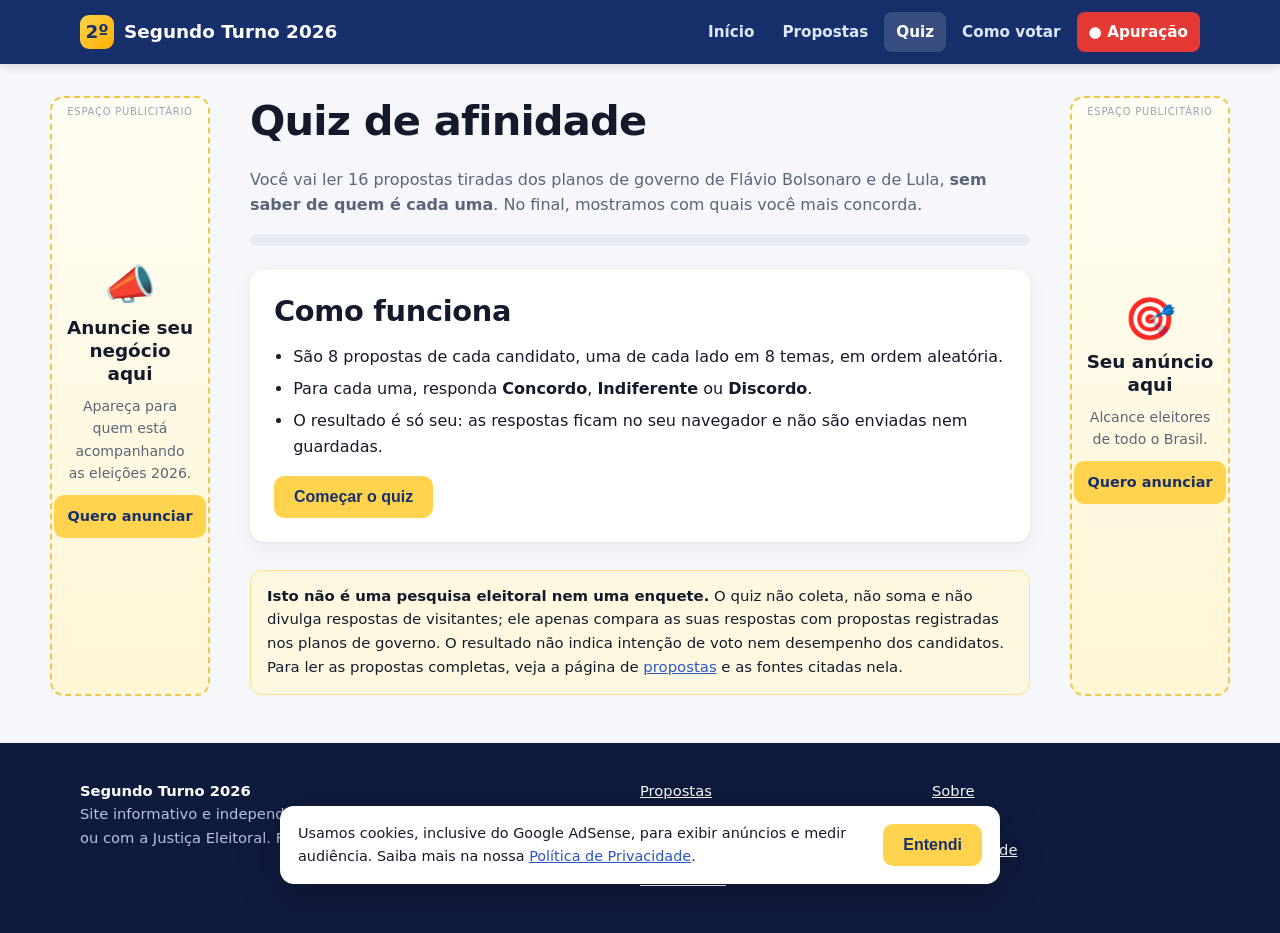
<file: afinidade.html>
<!DOCTYPE html>
<html lang="pt-BR">
<head>
  <meta charset="UTF-8">
  <meta name="viewport" content="width=device-width, initial-scale=1">
  <title>Quiz: com quais propostas de Lula e Flávio Bolsonaro você concorda? — 2º turno 2026</title>
  <meta name="description" content="Responda a 16 propostas dos planos de governo sem saber de quem é cada uma e descubra com qual candidato do 2º turno de 2026 você tem mais afinidade.">
  <meta name="google-site-verification" content="PFwN-xbymzjgqkIRQPyGbmow8MjM9cMsyW8Aa_NA2b0">
  <meta name="google-adsense-account" content="ca-pub-9078973827446715">
  <link rel="stylesheet" href="assets/style.css">
  <script async src="https://pagead2.googlesyndication.com/pagead/js/adsbygoogle.js?client=ca-pub-9078973827446715" crossorigin="anonymous"></script>
</head>
<body>
  <header class="site-header">
    <div class="container">
      <a class="logo" href="index.html"><span class="logo-mark">2º</span> Segundo Turno 2026</a>
      <nav class="nav">
        <a href="index.html">Início</a>
        <a href="propostas.html">Propostas</a>
        <a href="afinidade.html" aria-current="page">Quiz</a>
        <a href="como-votar.html">Como votar</a>
        <a href="apuracao.html" class="live">Apuração</a>
      </nav>
    </div>
  </header>

  <div class="biz-layout">
  <aside class="biz-rail" data-anuncio="quiz-lateral-esq"></aside>

  <main class="container prose">
    <h1>Quiz de afinidade</h1>
    <p class="lead muted">Você vai ler 16 propostas tiradas dos planos de governo de Flávio Bolsonaro e de Lula, <strong>sem saber de quem é cada uma</strong>. No final, mostramos com quais você mais concorda.</p>

    <div class="progress" style="margin:16px 0 24px"><span id="quiz-barra" style="width:0"></span></div>

    <div class="card" id="quiz-intro">
      <h2 style="margin-top:0">Como funciona</h2>
      <ul>
        <li>São 8 propostas de cada candidato, uma de cada lado em 8 temas, em ordem aleatória.</li>
        <li>Para cada uma, responda <strong>Concordo</strong>, <strong>Indiferente</strong> ou <strong>Discordo</strong>.</li>
        <li>O resultado é só seu: as respostas ficam no seu navegador e não são enviadas nem guardadas.</li>
      </ul>
      <button class="btn" id="quiz-comecar" type="button">Começar o quiz</button>
    </div>

    <div class="card" id="quiz-box" hidden>
      <div style="display:flex;justify-content:space-between;gap:12px;flex-wrap:wrap">
        <span class="small muted" id="quiz-passo"></span>
        <span class="badge" id="quiz-tema" style="background:#eef4ff;color:var(--brand-2);margin:0"></span>
      </div>
      <p id="quiz-texto" style="font-size:1.3rem;font-weight:700;margin:18px 0 22px;line-height:1.4"></p>
      <div class="quiz-opcoes">
        <button type="button" class="quiz-op sim" data-resp="sim">👍 Concordo</button>
        <button type="button" class="quiz-op neutro" data-resp="neutro">😐 Indiferente</button>
        <button type="button" class="quiz-op nao" data-resp="nao">👎 Discordo</button>
      </div>
      <button type="button" class="chip" id="quiz-voltar" style="margin-top:16px">← Voltar</button>
    </div>

    <!-- Celular/telas menores: abaixo das perguntas durante o quiz e no topo do resultado ao final. -->
    <div class="biz-banner so-sem-lateral" data-anuncio="quiz-banner"></div>

    <div id="quiz-resultado" hidden>
      <h2>Seu resultado</h2>
      <p class="muted">Quantas das 8 propostas de cada candidato você marcou como “Concordo”.</p>
      <div class="result-list" id="quiz-placar"></div>
      <div class="card ig-card">
        <div>
          <h3 style="margin-top:0">📸 Poste seu resultado no Instagram</h3>
          <p class="small muted">Escolha o formato, toque em compartilhar e selecione o Instagram. No computador, a imagem é baixada para você postar depois.</p>
          <div class="tabs" style="margin-bottom:16px">
            <button type="button" data-formato="stories">Stories</button>
            <button type="button" data-formato="feed">Feed</button>
          </div>
          <div class="btn-row">
            <button class="btn ig-btn" id="ig-compartilhar" type="button">Compartilhar imagem</button>
            <button class="chip" id="ig-baixar" type="button">⬇ Baixar</button>
          </div>
        </div>
        <img id="ig-preview" alt="Prévia da imagem do seu resultado para o Instagram">
      </div>

      <div class="btn-row" style="margin:20px 0">
        <button class="chip" id="quiz-compartilhar" type="button">🔗 Convidar amigos para o quiz</button>
        <button class="chip" id="quiz-refazer" type="button">↻ Refazer</button>
        <a class="chip" href="propostas.html">Ver todas as propostas</a>
      </div>

      <div class="ad-wrap">
        <ins class="adsbygoogle" style="display:block" data-ad-client="ca-pub-9078973827446715" data-ad-slot="0000000008" data-ad-format="auto" data-full-width-responsive="true"></ins>
      </div>

      <h2>De quem era cada proposta</h2>
      <div class="table-scroll">
        <table class="uf-table">
          <thead><tr><th>Proposta</th><th style="text-align:left">Candidato</th><th>Sua resposta</th></tr></thead>
          <tbody id="quiz-detalhe"></tbody>
        </table>
      </div>
    </div>

    <div class="notice" style="margin-top:28px">
      <strong>Isto não é uma pesquisa eleitoral nem uma enquete.</strong> O quiz não coleta, não soma e não divulga respostas de visitantes; ele apenas compara as suas respostas com propostas registradas nos planos de governo. O resultado não indica intenção de voto nem desempenho dos candidatos. Para ler as propostas completas, veja a página de <a href="propostas.html">propostas</a> e as fontes citadas nela.
    </div>
  </main>

  <aside class="biz-rail" data-anuncio="quiz-lateral-dir"></aside>
  </div>

  <footer class="site-footer">
    <div class="container footer-grid">
      <div>
        <strong style="color:#fff">Segundo Turno 2026</strong>
        <p>Site informativo e independente, sem vínculo com partidos, candidatos ou com a Justiça Eleitoral. Resultados oficiais: <a href="https://resultados.tse.jus.br" rel="noopener" target="_blank">resultados.tse.jus.br</a>.</p>
      </div>
      <ul>
        <li><a href="propostas.html">Propostas</a></li>
        <li><a href="afinidade.html">Quiz de afinidade</a></li>
        <li><a href="apuracao.html">Apuração</a></li>
        <li><a href="como-votar.html">Como votar</a></li>
      </ul>
      <ul>
        <li><a href="sobre.html">Sobre</a></li>
        <li><a href="contato.html">Contato</a></li>
        <li><a href="privacidade.html">Privacidade</a></li>
      </ul>
    </div>
  </footer>
  <script src="assets/main.js"></script>
  <script src="assets/anuncios.js"></script>
  <script src="assets/quiz.js"></script>
</body>
</html>
</file>
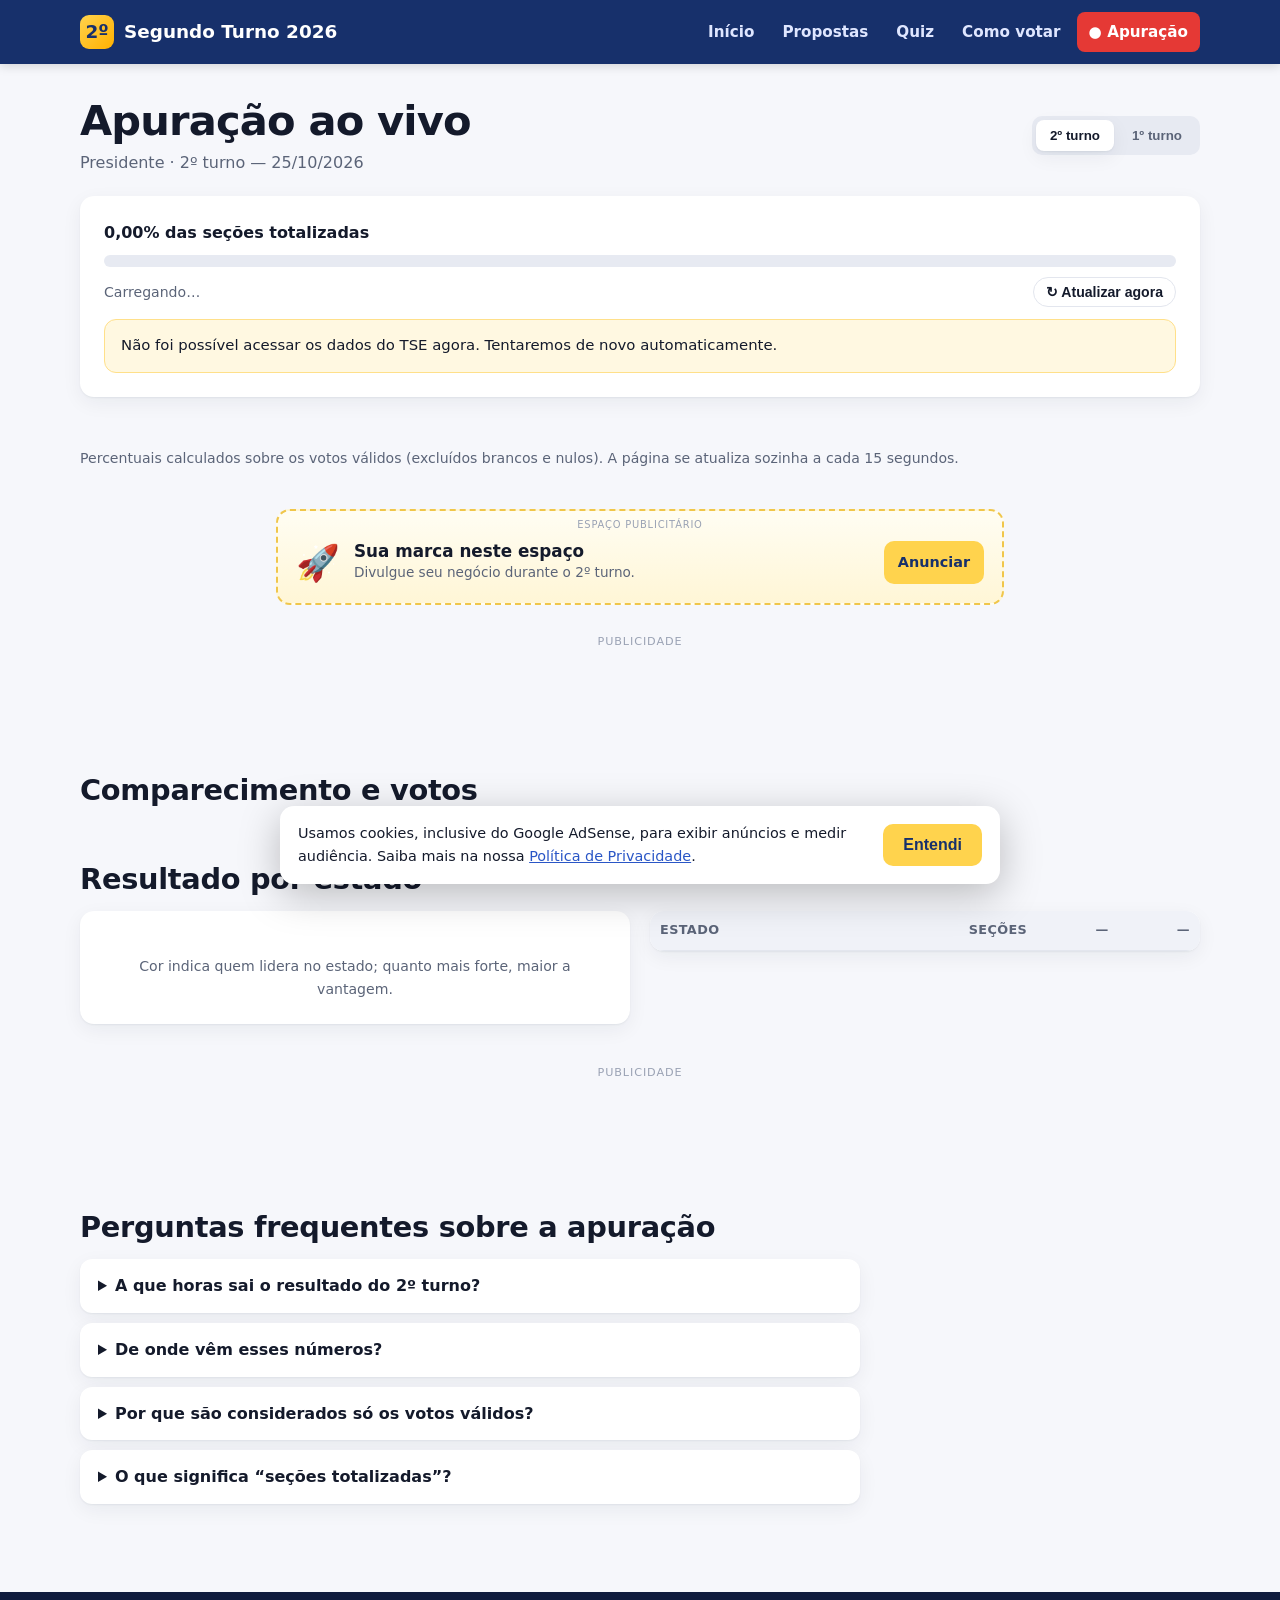
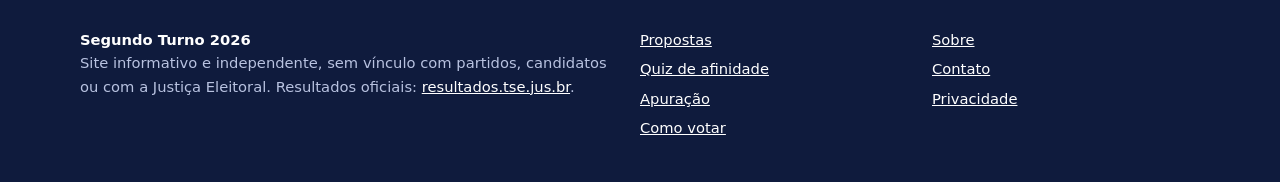
<file: apuracao.html>
<!DOCTYPE html>
<html lang="pt-BR">
<head>
  <meta charset="UTF-8">
  <meta name="viewport" content="width=device-width, initial-scale=1">
  <title>Apuração ao vivo 2º turno 2026 — Lula x Flávio Bolsonaro | Resultado por estado</title>
  <meta name="description" content="Acompanhe em tempo real a apuração do 2º turno da eleição presidencial de 25/10/2026: percentual de cada candidato, votos, seções totalizadas e resultado por estado, com dados oficiais do TSE.">
  <meta name="google-site-verification" content="PFwN-xbymzjgqkIRQPyGbmow8MjM9cMsyW8Aa_NA2b0">
  <meta name="google-adsense-account" content="ca-pub-9078973827446715">
  <link rel="preconnect" href="https://resultados.tse.jus.br">
  <link rel="stylesheet" href="assets/style.css">
  <script async src="https://pagead2.googlesyndication.com/pagead/js/adsbygoogle.js?client=ca-pub-9078973827446715" crossorigin="anonymous"></script>
</head>
<body>
  <header class="site-header">
    <div class="container">
      <a class="logo" href="index.html"><span class="logo-mark">2º</span> Segundo Turno 2026</a>
      <nav class="nav">
        <a href="index.html">Início</a>
        <a href="propostas.html">Propostas</a>
        <a href="afinidade.html">Quiz</a>
        <a href="como-votar.html">Como votar</a>
        <a href="apuracao.html" class="live" aria-current="page">Apuração</a>
      </nav>
    </div>
  </header>

  <div class="biz-layout wide">
  <aside class="biz-rail" data-anuncio="apuracao-lateral-esq"></aside>

  <main class="container">
    <div class="status-bar">
      <div>
        <h1 style="margin-bottom:4px">Apuração ao vivo</h1>
        <p class="muted" style="margin:0">Presidente · <span id="turno-nome"></span></p>
      </div>
      <div class="tabs" role="tablist">
        <button type="button" data-turno="t2">2º turno</button>
        <button type="button" data-turno="t1">1º turno</button>
      </div>
    </div>

    <div class="card" style="margin-top:20px">
      <div style="display:flex;justify-content:space-between;align-items:baseline;gap:12px;flex-wrap:wrap">
        <strong><span id="secoes-pct">0,00%</span> das seções totalizadas</strong>
        <span class="small muted" id="secoes-txt"></span>
      </div>
      <div class="progress" style="margin:10px 0"><span id="secoes-bar" style="width:0"></span></div>
      <div style="display:flex;justify-content:space-between;gap:12px;flex-wrap:wrap;align-items:center">
        <span class="small muted" id="atualizado">Carregando…</span>
        <button class="chip" id="btn-atualizar" type="button">↻ Atualizar agora</button>
      </div>
      <p class="notice" id="status-final" hidden style="margin:12px 0 0">Totalização concluída pelo TSE.</p>
      <p class="notice" id="erro" hidden style="margin:12px 0 0">Não foi possível acessar os dados do TSE agora. Tentaremos de novo automaticamente.</p>
    </div>

    <section class="section">
      <div class="result-list" id="lista"></div>
      <p class="small muted" style="margin-top:10px">Percentuais calculados sobre os votos válidos (excluídos brancos e nulos). A página se atualiza sozinha a cada 15 segundos.</p>
    </section>

    <div class="biz-banner" data-anuncio="apuracao-banner"></div>

    <div class="ad-wrap">
      <ins class="adsbygoogle" style="display:block" data-ad-client="ca-pub-9078973827446715" data-ad-slot="0000000005" data-ad-format="auto" data-full-width-responsive="true"></ins>
    </div>

    <section class="section">
      <h2>Comparecimento e votos</h2>
      <div class="stats" id="stats"></div>
    </section>

    <section class="section">
      <h2>Resultado por estado</h2>
      <div class="grid-2" style="align-items:start">
        <div class="card">
          <div class="uf-map" id="mapa"></div>
          <div class="uf-legend" id="legenda"></div>
          <p class="small muted" style="text-align:center;margin:8px 0 0">Cor indica quem lidera no estado; quanto mais forte, maior a vantagem.</p>
        </div>
        <div class="table-scroll">
          <table class="uf-table">
            <thead><tr><th>Estado</th><th>Seções</th><th id="th-a">—</th><th id="th-b">—</th></tr></thead>
            <tbody id="uf-body"></tbody>
          </table>
        </div>
      </div>
    </section>

    <div class="ad-wrap">
      <ins class="adsbygoogle" style="display:block" data-ad-client="ca-pub-9078973827446715" data-ad-slot="0000000006" data-ad-format="auto" data-full-width-responsive="true"></ins>
    </div>

    <section class="section prose">
      <h2>Perguntas frequentes sobre a apuração</h2>
      <details>
        <summary>A que horas sai o resultado do 2º turno?</summary>
        <p>As urnas fecham às 17h (horário de Brasília) em todo o país, e a divulgação começa logo em seguida. Em eleições recentes, o resultado matemático do 2º turno presidencial foi definido poucas horas depois do fechamento.</p>
      </details>
      <details>
        <summary>De onde vêm esses números?</summary>
        <p>Dos arquivos públicos de divulgação do Tribunal Superior Eleitoral (resultados.tse.jus.br), os mesmos usados pelo portal oficial. Este site apenas exibe os dados; o resultado oficial é sempre o publicado pelo TSE.</p>
      </details>
      <details>
        <summary>Por que são considerados só os votos válidos?</summary>
        <p>Pela Constituição, vence o candidato com a maioria absoluta dos votos válidos. Votos brancos e nulos não entram no cálculo.</p>
      </details>
      <details>
        <summary>O que significa “seções totalizadas”?</summary>
        <p>É a proporção de seções eleitorais cujos boletins de urna já foram recebidos e somados pela Justiça Eleitoral. Com 100% das seções totalizadas, a apuração está completa.</p>
      </details>
    </section>
  </main>

  <aside class="biz-rail" data-anuncio="apuracao-lateral-dir"></aside>
  </div>

  <footer class="site-footer">
    <div class="container footer-grid">
      <div>
        <strong style="color:#fff">Segundo Turno 2026</strong>
        <p>Site informativo e independente, sem vínculo com partidos, candidatos ou com a Justiça Eleitoral. Resultados oficiais: <a href="https://resultados.tse.jus.br" rel="noopener" target="_blank">resultados.tse.jus.br</a>.</p>
      </div>
      <ul>
        <li><a href="propostas.html">Propostas</a></li>
        <li><a href="afinidade.html">Quiz de afinidade</a></li>
        <li><a href="apuracao.html">Apuração</a></li>
        <li><a href="como-votar.html">Como votar</a></li>
      </ul>
      <ul>
        <li><a href="sobre.html">Sobre</a></li>
        <li><a href="contato.html">Contato</a></li>
        <li><a href="privacidade.html">Privacidade</a></li>
      </ul>
    </div>
  </footer>
  <script src="assets/main.js"></script>
  <script src="assets/anuncios.js"></script>
  <script src="assets/apuracao.js"></script>
</body>
</html>
</file>
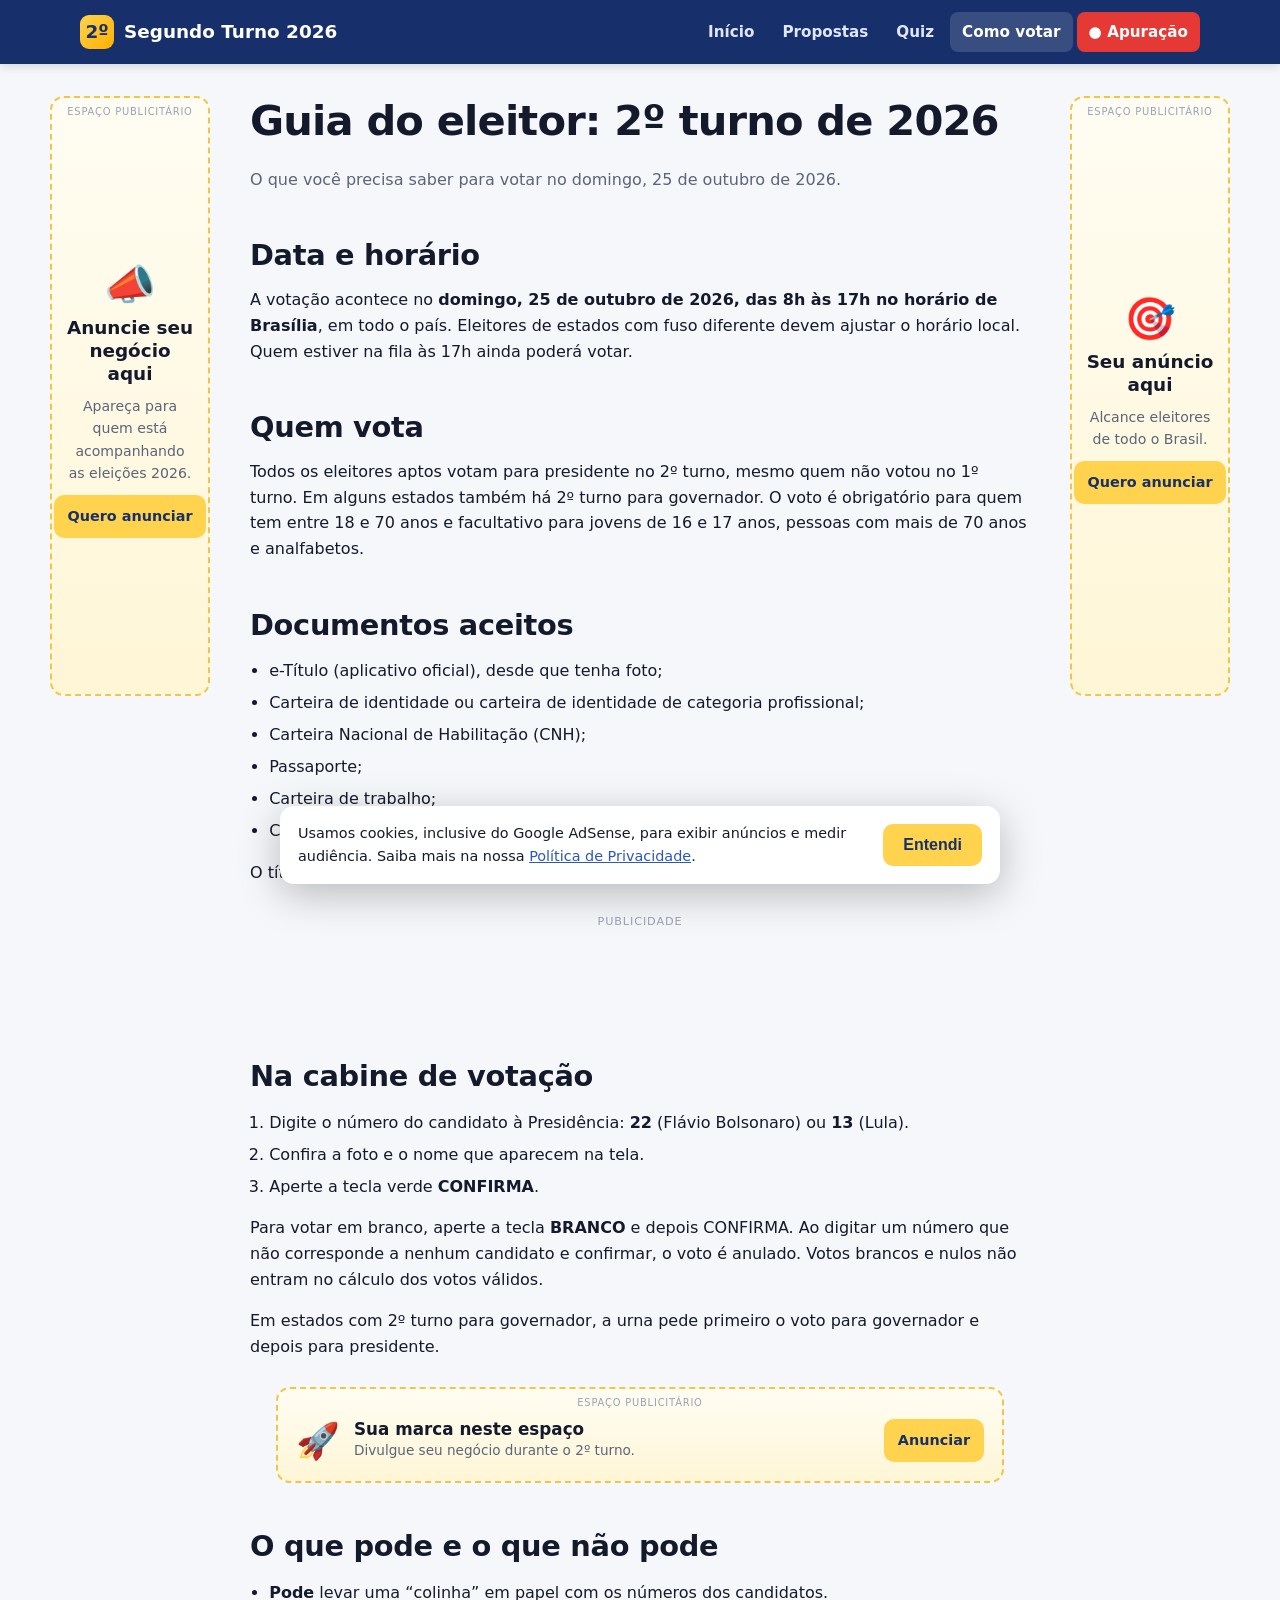
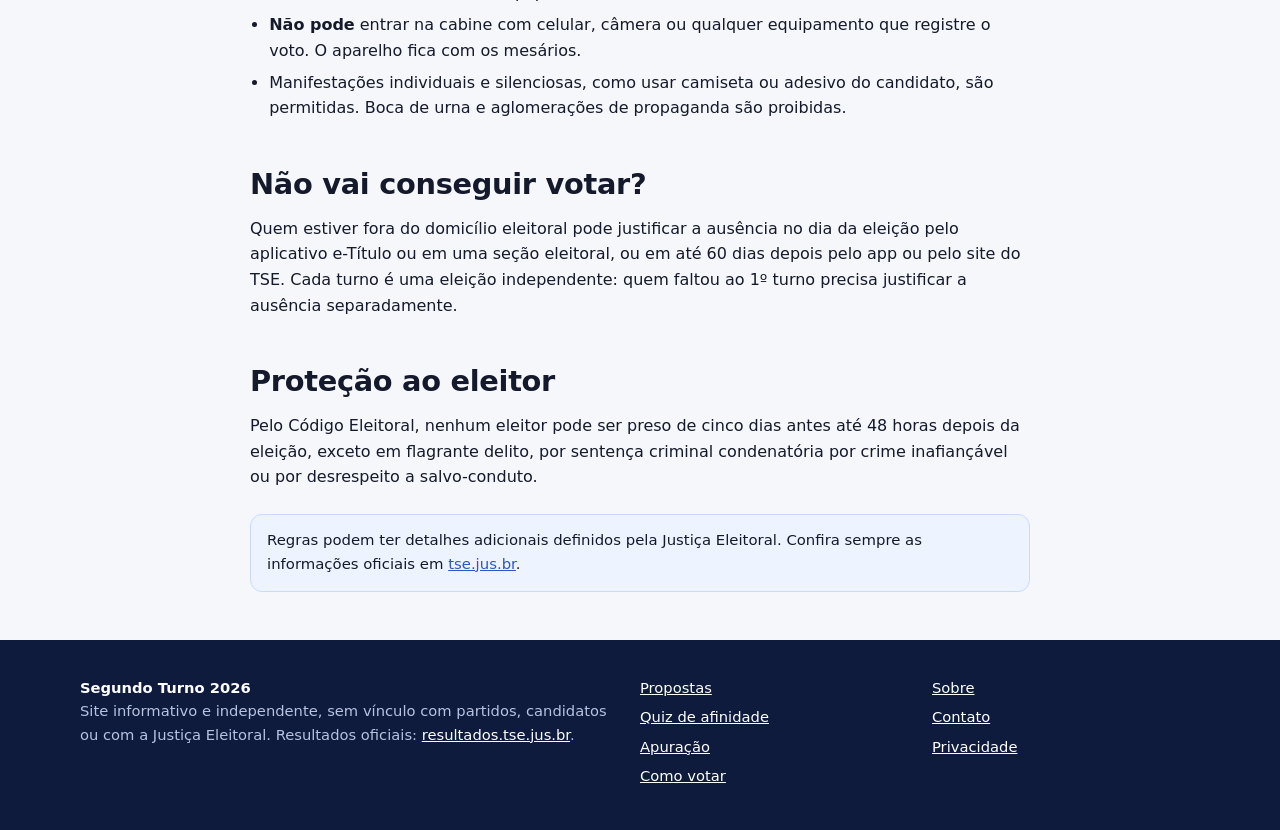
<file: como-votar.html>
<!DOCTYPE html>
<html lang="pt-BR">
<head>
  <meta charset="UTF-8">
  <meta name="viewport" content="width=device-width, initial-scale=1">
  <title>Como votar no 2º turno de 25 de outubro de 2026 — guia do eleitor</title>
  <meta name="description" content="Horário de votação, documentos aceitos, como justificar a ausência e o que pode e não pode levar para a cabine no 2º turno das eleições de 2026.">
  <meta name="google-site-verification" content="PFwN-xbymzjgqkIRQPyGbmow8MjM9cMsyW8Aa_NA2b0">
  <meta name="google-adsense-account" content="ca-pub-9078973827446715">
  <link rel="stylesheet" href="assets/style.css">
  <script async src="https://pagead2.googlesyndication.com/pagead/js/adsbygoogle.js?client=ca-pub-9078973827446715" crossorigin="anonymous"></script>
</head>
<body>
  <header class="site-header">
    <div class="container">
      <a class="logo" href="index.html"><span class="logo-mark">2º</span> Segundo Turno 2026</a>
      <nav class="nav">
        <a href="index.html">Início</a>
        <a href="propostas.html">Propostas</a>
        <a href="afinidade.html">Quiz</a>
        <a href="como-votar.html" aria-current="page">Como votar</a>
        <a href="apuracao.html" class="live">Apuração</a>
      </nav>
    </div>
  </header>

  <div class="biz-layout">
  <aside class="biz-rail" data-anuncio="como-votar-lateral-esq"></aside>

  <main class="container prose">
    <h1>Guia do eleitor: 2º turno de 2026</h1>
    <p class="muted">O que você precisa saber para votar no domingo, 25 de outubro de 2026.</p>

    <h2>Data e horário</h2>
    <p>A votação acontece no <strong>domingo, 25 de outubro de 2026, das 8h às 17h no horário de Brasília</strong>, em todo o país. Eleitores de estados com fuso diferente devem ajustar o horário local. Quem estiver na fila às 17h ainda poderá votar.</p>

    <h2>Quem vota</h2>
    <p>Todos os eleitores aptos votam para presidente no 2º turno, mesmo quem não votou no 1º turno. Em alguns estados também há 2º turno para governador. O voto é obrigatório para quem tem entre 18 e 70 anos e facultativo para jovens de 16 e 17 anos, pessoas com mais de 70 anos e analfabetos.</p>

    <h2>Documentos aceitos</h2>
    <ul>
      <li>e-Título (aplicativo oficial), desde que tenha foto;</li>
      <li>Carteira de identidade ou carteira de identidade de categoria profissional;</li>
      <li>Carteira Nacional de Habilitação (CNH);</li>
      <li>Passaporte;</li>
      <li>Carteira de trabalho;</li>
      <li>Certificado de reservista.</li>
    </ul>
    <p>O título de eleitor em papel não é obrigatório: basta um documento oficial com foto.</p>

    <div class="ad-wrap">
      <ins class="adsbygoogle" style="display:block" data-ad-client="ca-pub-9078973827446715" data-ad-slot="0000000007" data-ad-format="fluid" data-ad-layout="in-article"></ins>
    </div>

    <h2>Na cabine de votação</h2>
    <ol>
      <li>Digite o número do candidato à Presidência: <strong>22</strong> (Flávio Bolsonaro) ou <strong>13</strong> (Lula).</li>
      <li>Confira a foto e o nome que aparecem na tela.</li>
      <li>Aperte a tecla verde <strong>CONFIRMA</strong>.</li>
    </ol>
    <p>Para votar em branco, aperte a tecla <strong>BRANCO</strong> e depois CONFIRMA. Ao digitar um número que não corresponde a nenhum candidato e confirmar, o voto é anulado. Votos brancos e nulos não entram no cálculo dos votos válidos.</p>
    <p>Em estados com 2º turno para governador, a urna pede primeiro o voto para governador e depois para presidente.</p>

    <div class="biz-banner" data-anuncio="como-votar-banner"></div>

    <h2>O que pode e o que não pode</h2>
    <ul>
      <li><strong>Pode</strong> levar uma “colinha” em papel com os números dos candidatos.</li>
      <li><strong>Não pode</strong> entrar na cabine com celular, câmera ou qualquer equipamento que registre o voto. O aparelho fica com os mesários.</li>
      <li>Manifestações individuais e silenciosas, como usar camiseta ou adesivo do candidato, são permitidas. Boca de urna e aglomerações de propaganda são proibidas.</li>
    </ul>

    <h2>Não vai conseguir votar?</h2>
    <p>Quem estiver fora do domicílio eleitoral pode justificar a ausência no dia da eleição pelo aplicativo e-Título ou em uma seção eleitoral, ou em até 60 dias depois pelo app ou pelo site do TSE. Cada turno é uma eleição independente: quem faltou ao 1º turno precisa justificar a ausência separadamente.</p>

    <h2>Proteção ao eleitor</h2>
    <p>Pelo Código Eleitoral, nenhum eleitor pode ser preso de cinco dias antes até 48 horas depois da eleição, exceto em flagrante delito, por sentença criminal condenatória por crime inafiançável ou por desrespeito a salvo-conduto.</p>

    <div class="notice info" style="margin-top:24px">
      Regras podem ter detalhes adicionais definidos pela Justiça Eleitoral. Confira sempre as informações oficiais em <a href="https://www.tse.jus.br" target="_blank" rel="noopener">tse.jus.br</a>.
    </div>
  </main>

  <aside class="biz-rail" data-anuncio="como-votar-lateral-dir"></aside>
  </div>

  <footer class="site-footer">
    <div class="container footer-grid">
      <div>
        <strong style="color:#fff">Segundo Turno 2026</strong>
        <p>Site informativo e independente, sem vínculo com partidos, candidatos ou com a Justiça Eleitoral. Resultados oficiais: <a href="https://resultados.tse.jus.br" rel="noopener" target="_blank">resultados.tse.jus.br</a>.</p>
      </div>
      <ul>
        <li><a href="propostas.html">Propostas</a></li>
        <li><a href="afinidade.html">Quiz de afinidade</a></li>
        <li><a href="apuracao.html">Apuração</a></li>
        <li><a href="como-votar.html">Como votar</a></li>
      </ul>
      <ul>
        <li><a href="sobre.html">Sobre</a></li>
        <li><a href="contato.html">Contato</a></li>
        <li><a href="privacidade.html">Privacidade</a></li>
      </ul>
    </div>
  </footer>
  <script src="assets/main.js"></script>
  <script src="assets/anuncios.js"></script>
</body>
</html>
</file>
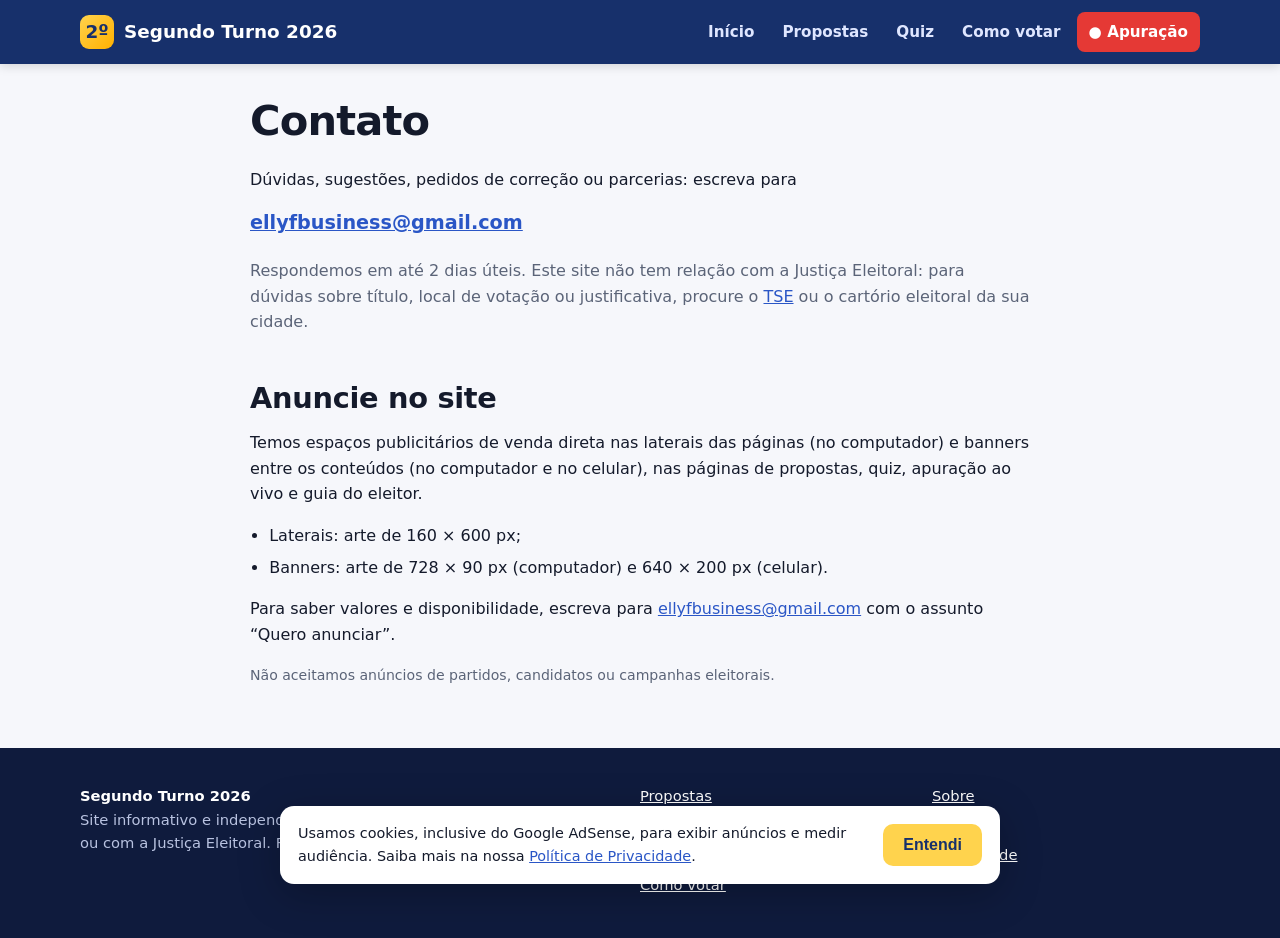
<file: contato.html>
<!DOCTYPE html>
<html lang="pt-BR">
<head>
  <meta charset="UTF-8">
  <meta name="viewport" content="width=device-width, initial-scale=1">
  <title>Contato — Segundo Turno 2026</title>
  <meta name="description" content="Fale com a equipe do site Segundo Turno 2026.">
  <meta name="google-site-verification" content="PFwN-xbymzjgqkIRQPyGbmow8MjM9cMsyW8Aa_NA2b0">
  <meta name="google-adsense-account" content="ca-pub-9078973827446715">
  <link rel="stylesheet" href="assets/style.css">
  <script async src="https://pagead2.googlesyndication.com/pagead/js/adsbygoogle.js?client=ca-pub-9078973827446715" crossorigin="anonymous"></script>
</head>
<body>
  <header class="site-header">
    <div class="container">
      <a class="logo" href="index.html"><span class="logo-mark">2º</span> Segundo Turno 2026</a>
      <nav class="nav">
        <a href="index.html">Início</a>
        <a href="propostas.html">Propostas</a>
        <a href="afinidade.html">Quiz</a>
        <a href="como-votar.html">Como votar</a>
        <a href="apuracao.html" class="live">Apuração</a>
      </nav>
    </div>
  </header>

  <main class="container prose">
    <h1>Contato</h1>
    <p>Dúvidas, sugestões, pedidos de correção ou parcerias: escreva para</p>
    <p style="font-size:1.2rem"><a href="mailto:ellyfbusiness@gmail.com"><strong>ellyfbusiness@gmail.com</strong></a></p>
    <p class="muted">Respondemos em até 2 dias úteis. Este site não tem relação com a Justiça Eleitoral: para dúvidas sobre título, local de votação ou justificativa, procure o <a href="https://www.tse.jus.br" target="_blank" rel="noopener">TSE</a> ou o cartório eleitoral da sua cidade.</p>

    <h2 id="anuncie">Anuncie no site</h2>
    <p>Temos espaços publicitários de venda direta nas laterais das páginas (no computador) e banners entre os conteúdos (no computador e no celular), nas páginas de propostas, quiz, apuração ao vivo e guia do eleitor.</p>
    <ul>
      <li>Laterais: arte de 160 × 600 px;</li>
      <li>Banners: arte de 728 × 90 px (computador) e 640 × 200 px (celular).</li>
    </ul>
    <p>Para saber valores e disponibilidade, escreva para <a href="mailto:ellyfbusiness@gmail.com?subject=Quero%20anunciar%20no%20Apura%20Elei%C3%A7%C3%A3o%202026">ellyfbusiness@gmail.com</a> com o assunto “Quero anunciar”.</p>
    <p class="small muted">Não aceitamos anúncios de partidos, candidatos ou campanhas eleitorais.</p>
  </main>

  <footer class="site-footer">
    <div class="container footer-grid">
      <div>
        <strong style="color:#fff">Segundo Turno 2026</strong>
        <p>Site informativo e independente, sem vínculo com partidos, candidatos ou com a Justiça Eleitoral. Resultados oficiais: <a href="https://resultados.tse.jus.br" rel="noopener" target="_blank">resultados.tse.jus.br</a>.</p>
      </div>
      <ul>
        <li><a href="propostas.html">Propostas</a></li>
        <li><a href="afinidade.html">Quiz de afinidade</a></li>
        <li><a href="apuracao.html">Apuração</a></li>
        <li><a href="como-votar.html">Como votar</a></li>
      </ul>
      <ul>
        <li><a href="sobre.html">Sobre</a></li>
        <li><a href="contato.html">Contato</a></li>
        <li><a href="privacidade.html">Privacidade</a></li>
      </ul>
    </div>
  </footer>
  <script src="assets/main.js"></script>
</body>
</html>
</file>
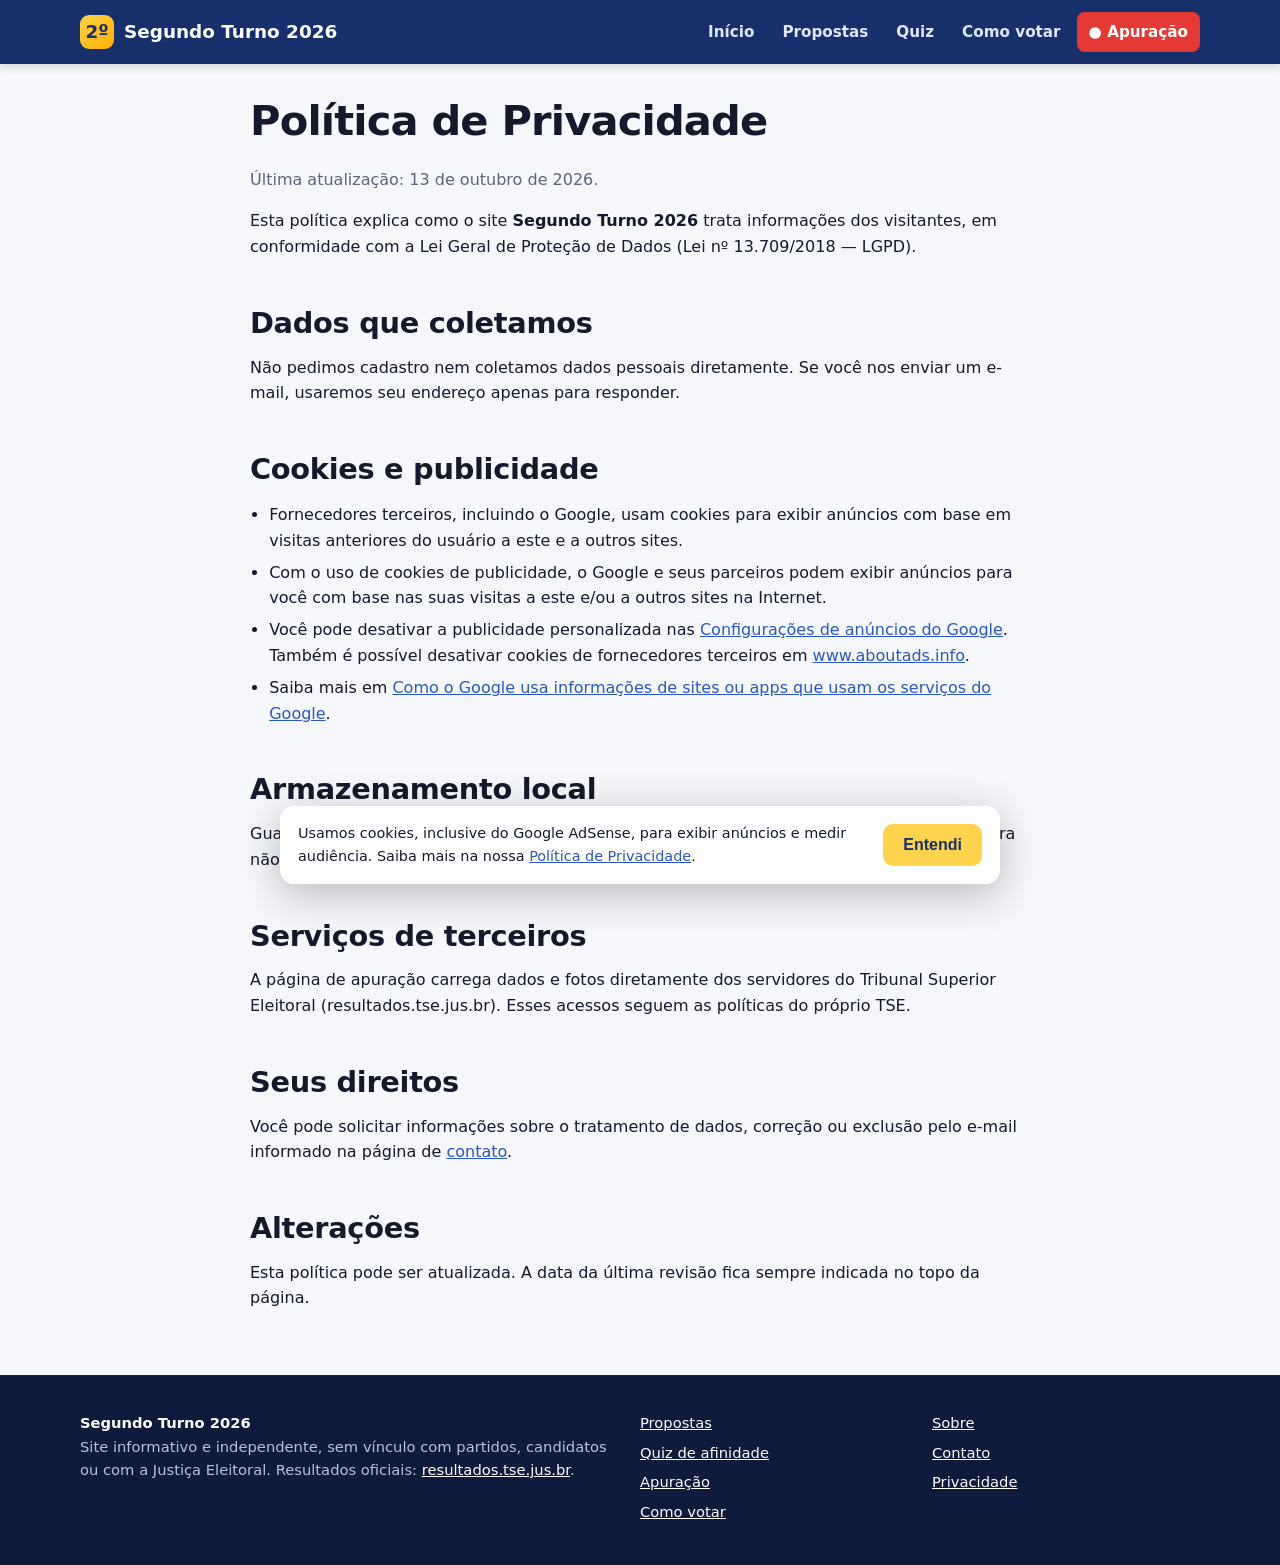
<file: privacidade.html>
<!DOCTYPE html>
<html lang="pt-BR">
<head>
  <meta charset="UTF-8">
  <meta name="viewport" content="width=device-width, initial-scale=1">
  <title>Política de Privacidade — Segundo Turno 2026</title>
  <meta name="description" content="Como o site Segundo Turno 2026 trata dados pessoais e cookies, incluindo os do Google AdSense.">
  <meta name="google-site-verification" content="PFwN-xbymzjgqkIRQPyGbmow8MjM9cMsyW8Aa_NA2b0">
  <meta name="google-adsense-account" content="ca-pub-9078973827446715">
  <link rel="stylesheet" href="assets/style.css">
  <script async src="https://pagead2.googlesyndication.com/pagead/js/adsbygoogle.js?client=ca-pub-9078973827446715" crossorigin="anonymous"></script>
</head>
<body>
  <header class="site-header">
    <div class="container">
      <a class="logo" href="index.html"><span class="logo-mark">2º</span> Segundo Turno 2026</a>
      <nav class="nav">
        <a href="index.html">Início</a>
        <a href="propostas.html">Propostas</a>
        <a href="afinidade.html">Quiz</a>
        <a href="como-votar.html">Como votar</a>
        <a href="apuracao.html" class="live">Apuração</a>
      </nav>
    </div>
  </header>

  <main class="container prose">
    <h1>Política de Privacidade</h1>
    <p class="muted">Última atualização: 13 de outubro de 2026.</p>
    <p>Esta política explica como o site <strong>Segundo Turno 2026</strong> trata informações dos visitantes, em conformidade com a Lei Geral de Proteção de Dados (Lei nº 13.709/2018 — LGPD).</p>

    <h2>Dados que coletamos</h2>
    <p>Não pedimos cadastro nem coletamos dados pessoais diretamente. Se você nos enviar um e-mail, usaremos seu endereço apenas para responder.</p>

    <h2>Cookies e publicidade</h2>
    <ul>
      <li>Fornecedores terceiros, incluindo o Google, usam cookies para exibir anúncios com base em visitas anteriores do usuário a este e a outros sites.</li>
      <li>Com o uso de cookies de publicidade, o Google e seus parceiros podem exibir anúncios para você com base nas suas visitas a este e/ou a outros sites na Internet.</li>
      <li>Você pode desativar a publicidade personalizada nas <a href="https://adssettings.google.com" target="_blank" rel="noopener">Configurações de anúncios do Google</a>. Também é possível desativar cookies de fornecedores terceiros em <a href="https://www.aboutads.info/choices" target="_blank" rel="noopener">www.aboutads.info</a>.</li>
      <li>Saiba mais em <a href="https://policies.google.com/technologies/partner-sites" target="_blank" rel="noopener">Como o Google usa informações de sites ou apps que usam os serviços do Google</a>.</li>
    </ul>

    <h2>Armazenamento local</h2>
    <p>Guardamos no seu navegador apenas a informação de que você já viu o aviso de cookies, para não exibi-lo novamente.</p>

    <h2>Serviços de terceiros</h2>
    <p>A página de apuração carrega dados e fotos diretamente dos servidores do Tribunal Superior Eleitoral (resultados.tse.jus.br). Esses acessos seguem as políticas do próprio TSE.</p>

    <h2>Seus direitos</h2>
    <p>Você pode solicitar informações sobre o tratamento de dados, correção ou exclusão pelo e-mail informado na página de <a href="contato.html">contato</a>.</p>

    <h2>Alterações</h2>
    <p>Esta política pode ser atualizada. A data da última revisão fica sempre indicada no topo da página.</p>
  </main>

  <footer class="site-footer">
    <div class="container footer-grid">
      <div>
        <strong style="color:#fff">Segundo Turno 2026</strong>
        <p>Site informativo e independente, sem vínculo com partidos, candidatos ou com a Justiça Eleitoral. Resultados oficiais: <a href="https://resultados.tse.jus.br" rel="noopener" target="_blank">resultados.tse.jus.br</a>.</p>
      </div>
      <ul>
        <li><a href="propostas.html">Propostas</a></li>
        <li><a href="afinidade.html">Quiz de afinidade</a></li>
        <li><a href="apuracao.html">Apuração</a></li>
        <li><a href="como-votar.html">Como votar</a></li>
      </ul>
      <ul>
        <li><a href="sobre.html">Sobre</a></li>
        <li><a href="contato.html">Contato</a></li>
        <li><a href="privacidade.html">Privacidade</a></li>
      </ul>
    </div>
  </footer>
  <script src="assets/main.js"></script>
</body>
</html>
</file>
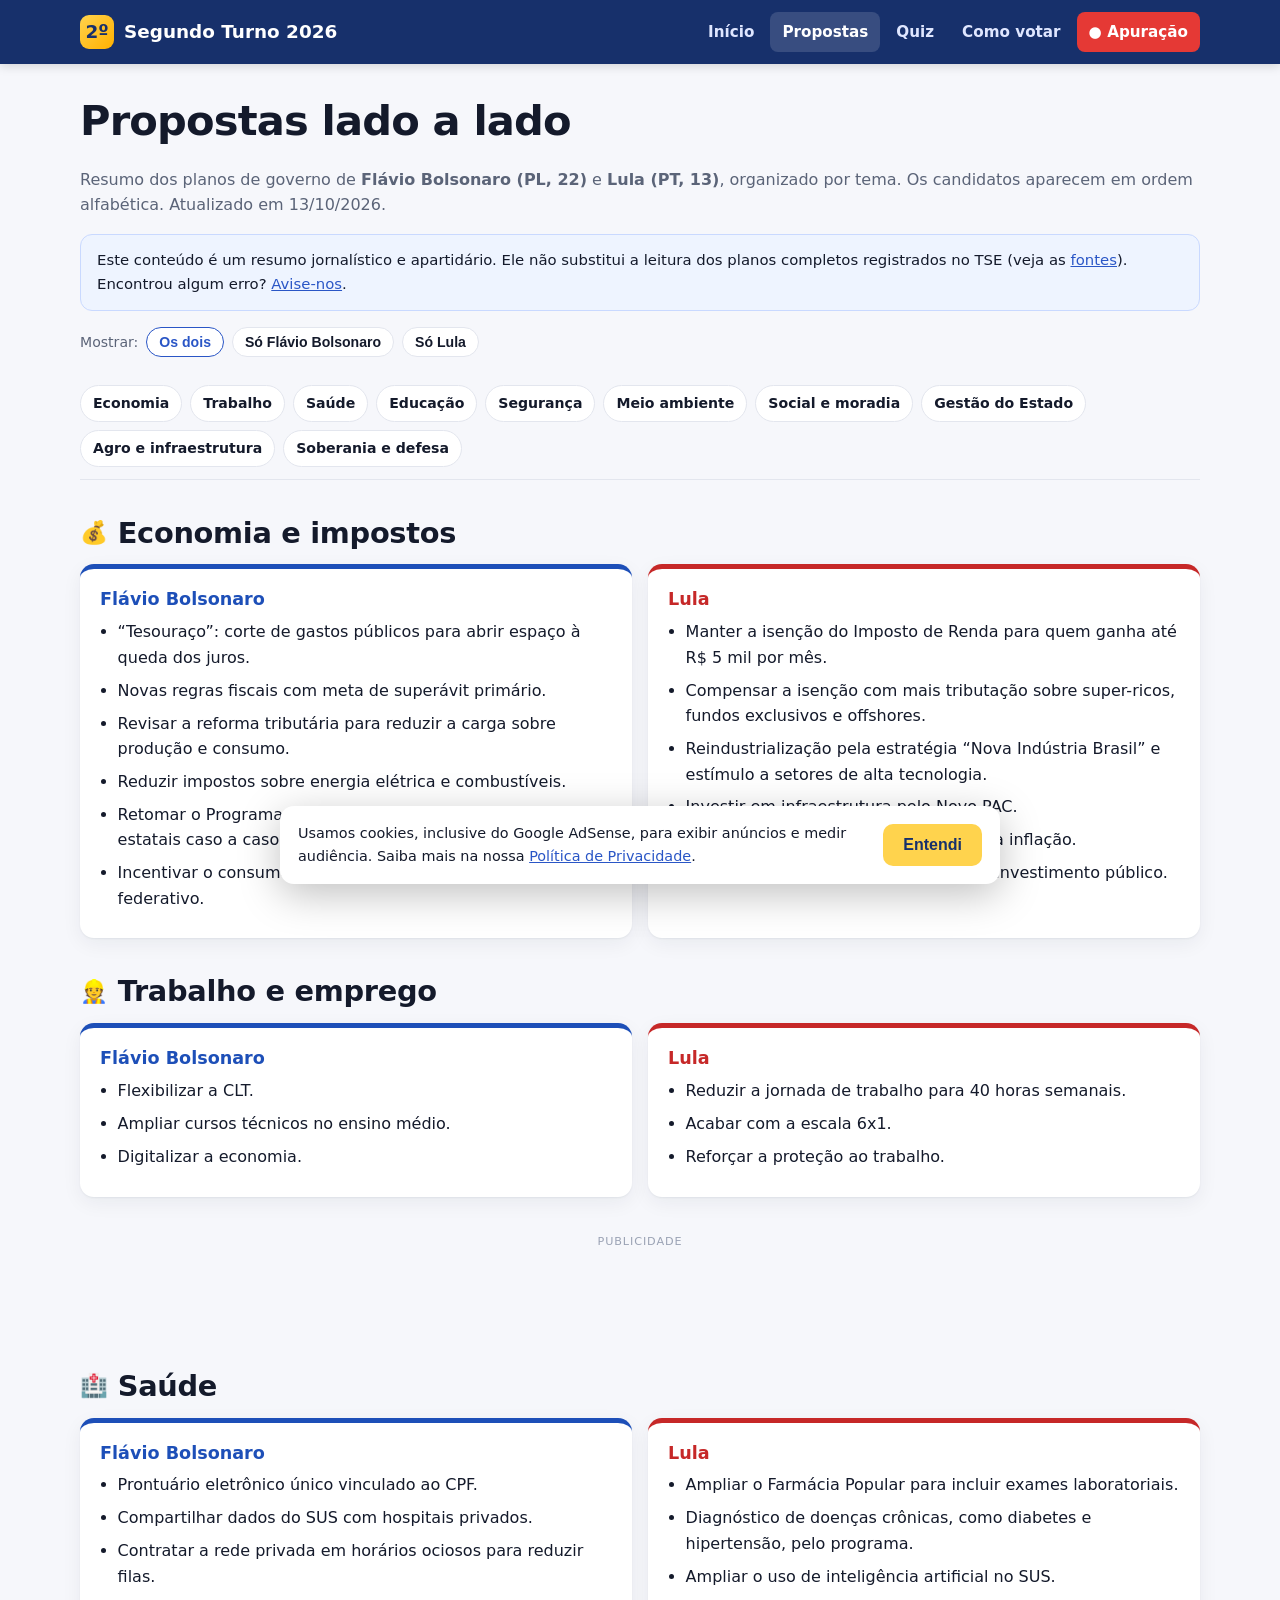
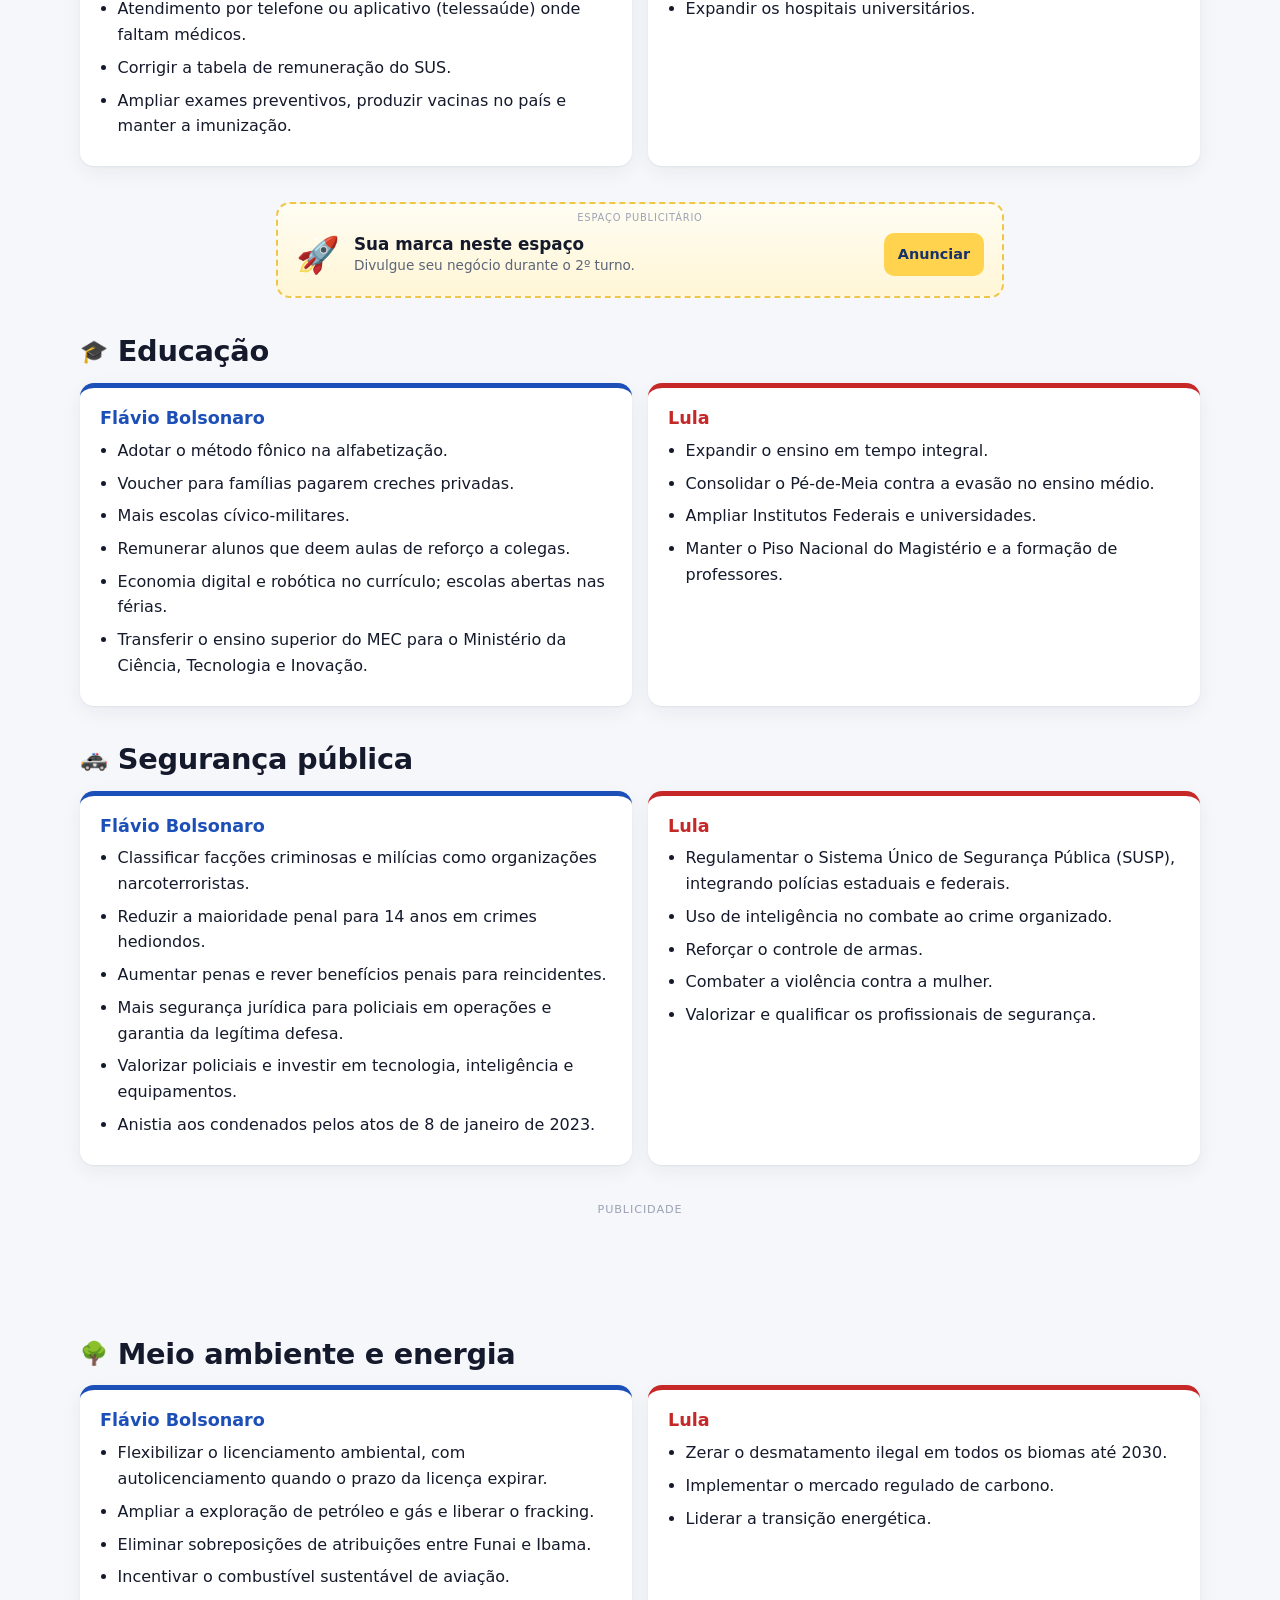
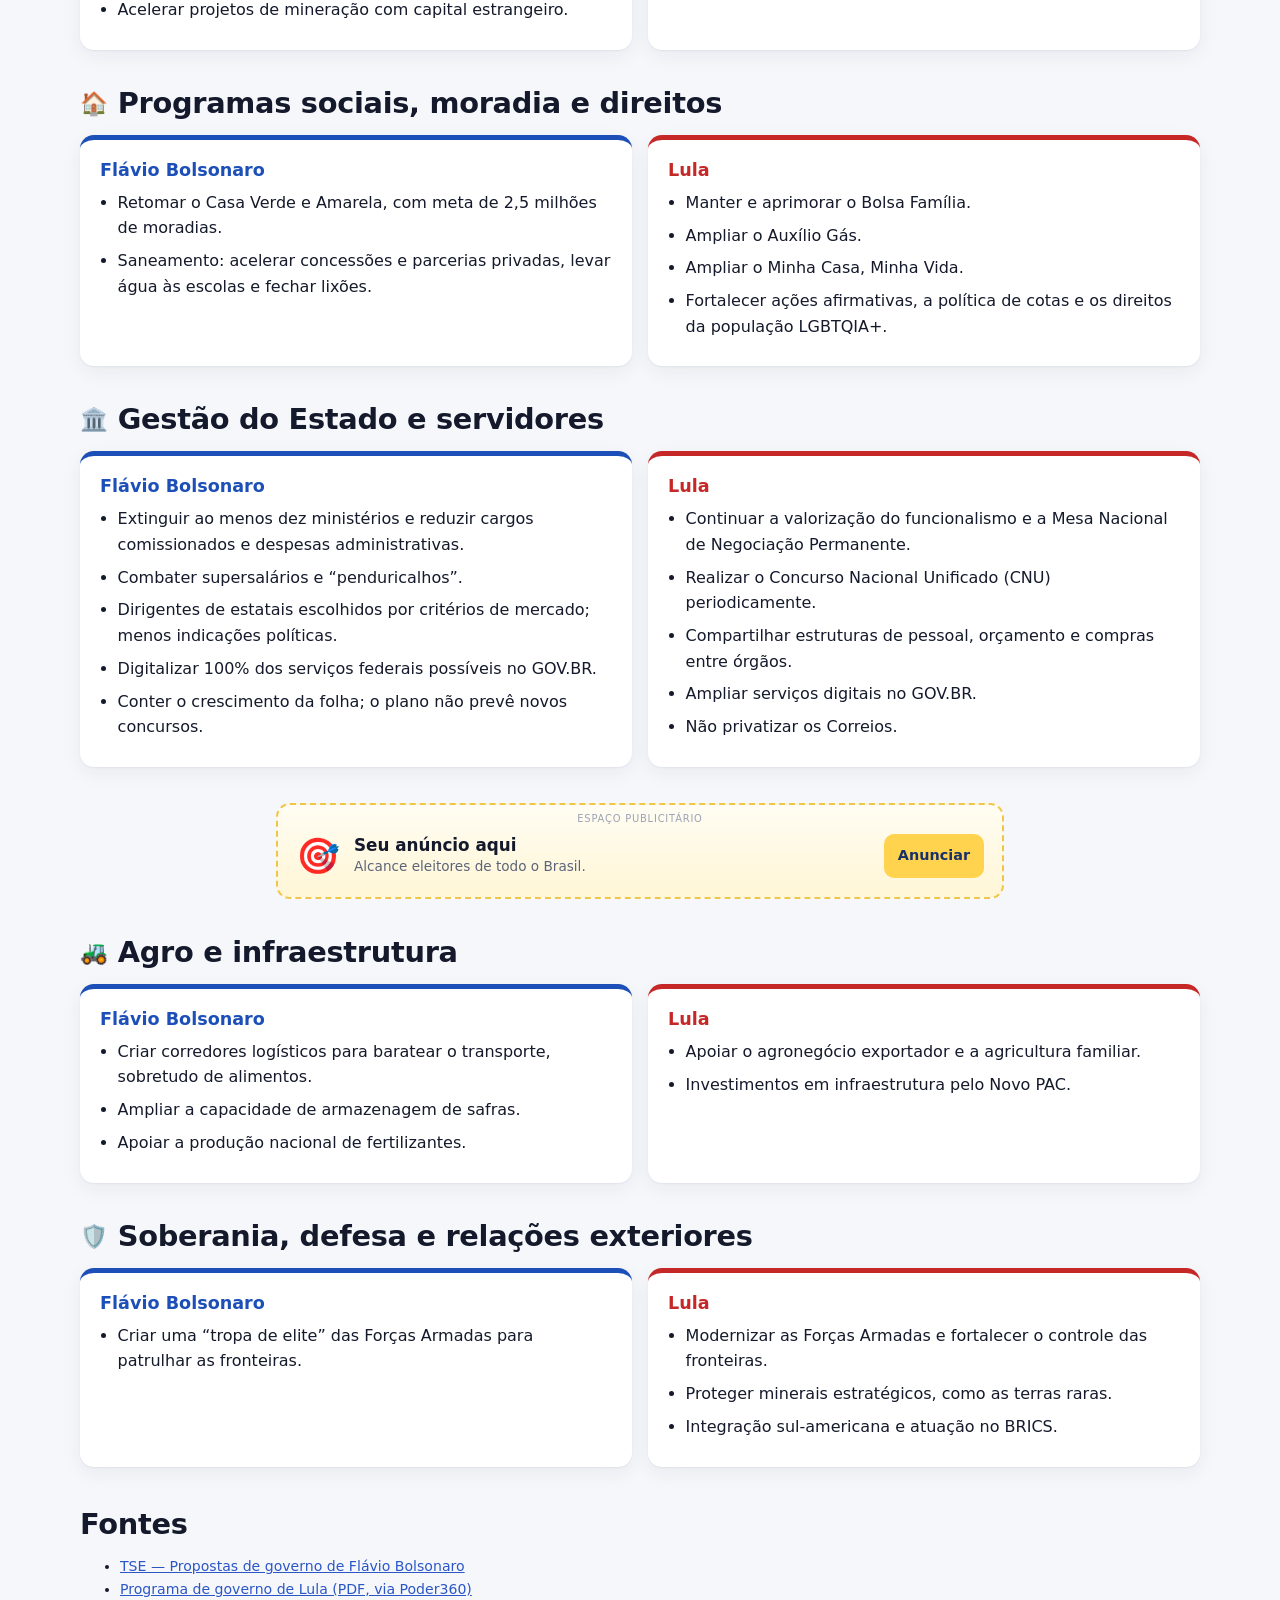
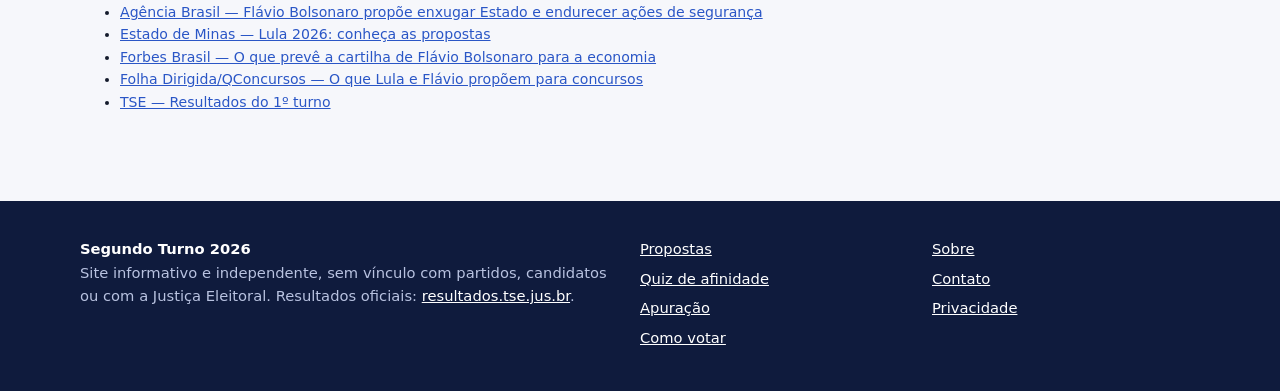
<file: propostas.html>
<!DOCTYPE html>
<html lang="pt-BR">
<head>
  <meta charset="UTF-8">
  <meta name="viewport" content="width=device-width, initial-scale=1">
  <title>Propostas de Lula e Flávio Bolsonaro lado a lado — 2º turno 2026</title>
  <meta name="description" content="Compare, tema a tema, as propostas dos planos de governo de Lula (PT) e Flávio Bolsonaro (PL): economia, trabalho, saúde, educação, segurança, meio ambiente e mais.">
  <meta name="google-site-verification" content="PFwN-xbymzjgqkIRQPyGbmow8MjM9cMsyW8Aa_NA2b0">
  <meta name="google-adsense-account" content="ca-pub-9078973827446715">
  <link rel="stylesheet" href="assets/style.css">
  <script async src="https://pagead2.googlesyndication.com/pagead/js/adsbygoogle.js?client=ca-pub-9078973827446715" crossorigin="anonymous"></script>
</head>
<body>
  <header class="site-header">
    <div class="container">
      <a class="logo" href="index.html"><span class="logo-mark">2º</span> Segundo Turno 2026</a>
      <nav class="nav">
        <a href="index.html">Início</a>
        <a href="propostas.html" aria-current="page">Propostas</a>
        <a href="afinidade.html">Quiz</a>
        <a href="como-votar.html">Como votar</a>
        <a href="apuracao.html" class="live">Apuração</a>
      </nav>
    </div>
  </header>

  <div class="biz-layout wide">
  <aside class="biz-rail" data-anuncio="propostas-lateral-esq"></aside>

  <main class="container">
    <h1>Propostas lado a lado</h1>
    <p class="muted">Resumo dos planos de governo de <strong>Flávio Bolsonaro (PL, 22)</strong> e <strong>Lula (PT, 13)</strong>, organizado por tema. Os candidatos aparecem em ordem alfabética. Atualizado em 13/10/2026.</p>

    <div class="notice info">
      Este conteúdo é um resumo jornalístico e apartidário. Ele não substitui a leitura dos planos completos registrados no TSE (veja as <a href="#fontes">fontes</a>). Encontrou algum erro? <a href="contato.html">Avise-nos</a>.
    </div>

    <div class="view-toggle">
      <span class="small muted">Mostrar:</span>
      <button class="chip active" data-view="both" type="button">Os dois</button>
      <button class="chip" data-view="flavio" type="button">Só Flávio Bolsonaro</button>
      <button class="chip" data-view="lula" type="button">Só Lula</button>
    </div>

    <nav class="theme-nav" aria-label="Temas">
      <a class="chip" href="#economia">Economia</a>
      <a class="chip" href="#trabalho">Trabalho</a>
      <a class="chip" href="#saude">Saúde</a>
      <a class="chip" href="#educacao">Educação</a>
      <a class="chip" href="#seguranca">Segurança</a>
      <a class="chip" href="#meio-ambiente">Meio ambiente</a>
      <a class="chip" href="#social">Social e moradia</a>
      <a class="chip" href="#estado">Gestão do Estado</a>
      <a class="chip" href="#agro">Agro e infraestrutura</a>
      <a class="chip" href="#soberania">Soberania e defesa</a>
    </nav>

    <section class="theme" id="economia">
      <h2><span class="ico">💰</span> Economia e impostos</h2>
      <div class="compare">
        <div class="col flavio">
          <h3>Flávio Bolsonaro</h3>
          <ul>
            <li>“Tesouraço”: corte de gastos públicos para abrir espaço à queda dos juros.</li>
            <li>Novas regras fiscais com meta de superávit primário.</li>
            <li>Revisar a reforma tributária para reduzir a carga sobre produção e consumo.</li>
            <li>Reduzir impostos sobre energia elétrica e combustíveis.</li>
            <li>Retomar o Programa Nacional de Desestatização, avaliando estatais caso a caso (a Caixa ficaria de fora).</li>
            <li>Incentivar o consumo das famílias e revisar o pacto federativo.</li>
          </ul>
        </div>
        <div class="col lula">
          <h3>Lula</h3>
          <ul>
            <li>Manter a isenção do Imposto de Renda para quem ganha até R$ 5 mil por mês.</li>
            <li>Compensar a isenção com mais tributação sobre super-ricos, fundos exclusivos e offshores.</li>
            <li>Reindustrialização pela estratégia “Nova Indústria Brasil” e estímulo a setores de alta tecnologia.</li>
            <li>Investir em infraestrutura pelo Novo PAC.</li>
            <li>Valorização do salário mínimo acima da inflação.</li>
            <li>Combinar responsabilidade fiscal com investimento público.</li>
          </ul>
        </div>
      </div>
    </section>

    <section class="theme" id="trabalho">
      <h2><span class="ico">👷</span> Trabalho e emprego</h2>
      <div class="compare">
        <div class="col flavio">
          <h3>Flávio Bolsonaro</h3>
          <ul>
            <li>Flexibilizar a CLT.</li>
            <li>Ampliar cursos técnicos no ensino médio.</li>
            <li>Digitalizar a economia.</li>
          </ul>
        </div>
        <div class="col lula">
          <h3>Lula</h3>
          <ul>
            <li>Reduzir a jornada de trabalho para 40 horas semanais.</li>
            <li>Acabar com a escala 6x1.</li>
            <li>Reforçar a proteção ao trabalho.</li>
          </ul>
        </div>
      </div>
    </section>

    <div class="ad-wrap">
      <ins class="adsbygoogle" style="display:block" data-ad-client="ca-pub-9078973827446715" data-ad-slot="0000000003" data-ad-format="auto" data-full-width-responsive="true"></ins>
    </div>

    <section class="theme" id="saude">
      <h2><span class="ico">🏥</span> Saúde</h2>
      <div class="compare">
        <div class="col flavio">
          <h3>Flávio Bolsonaro</h3>
          <ul>
            <li>Prontuário eletrônico único vinculado ao CPF.</li>
            <li>Compartilhar dados do SUS com hospitais privados.</li>
            <li>Contratar a rede privada em horários ociosos para reduzir filas.</li>
            <li>Atendimento por telefone ou aplicativo (telessaúde) onde faltam médicos.</li>
            <li>Corrigir a tabela de remuneração do SUS.</li>
            <li>Ampliar exames preventivos, produzir vacinas no país e manter a imunização.</li>
          </ul>
        </div>
        <div class="col lula">
          <h3>Lula</h3>
          <ul>
            <li>Ampliar o Farmácia Popular para incluir exames laboratoriais.</li>
            <li>Diagnóstico de doenças crônicas, como diabetes e hipertensão, pelo programa.</li>
            <li>Ampliar o uso de inteligência artificial no SUS.</li>
            <li>Expandir os hospitais universitários.</li>
          </ul>
        </div>
      </div>
    </section>

    <div class="biz-banner" data-anuncio="propostas-banner-1"></div>

    <section class="theme" id="educacao">
      <h2><span class="ico">🎓</span> Educação</h2>
      <div class="compare">
        <div class="col flavio">
          <h3>Flávio Bolsonaro</h3>
          <ul>
            <li>Adotar o método fônico na alfabetização.</li>
            <li>Voucher para famílias pagarem creches privadas.</li>
            <li>Mais escolas cívico-militares.</li>
            <li>Remunerar alunos que deem aulas de reforço a colegas.</li>
            <li>Economia digital e robótica no currículo; escolas abertas nas férias.</li>
            <li>Transferir o ensino superior do MEC para o Ministério da Ciência, Tecnologia e Inovação.</li>
          </ul>
        </div>
        <div class="col lula">
          <h3>Lula</h3>
          <ul>
            <li>Expandir o ensino em tempo integral.</li>
            <li>Consolidar o Pé-de-Meia contra a evasão no ensino médio.</li>
            <li>Ampliar Institutos Federais e universidades.</li>
            <li>Manter o Piso Nacional do Magistério e a formação de professores.</li>
          </ul>
        </div>
      </div>
    </section>

    <section class="theme" id="seguranca">
      <h2><span class="ico">🚓</span> Segurança pública</h2>
      <div class="compare">
        <div class="col flavio">
          <h3>Flávio Bolsonaro</h3>
          <ul>
            <li>Classificar facções criminosas e milícias como organizações narcoterroristas.</li>
            <li>Reduzir a maioridade penal para 14 anos em crimes hediondos.</li>
            <li>Aumentar penas e rever benefícios penais para reincidentes.</li>
            <li>Mais segurança jurídica para policiais em operações e garantia da legítima defesa.</li>
            <li>Valorizar policiais e investir em tecnologia, inteligência e equipamentos.</li>
            <li>Anistia aos condenados pelos atos de 8 de janeiro de 2023.</li>
          </ul>
        </div>
        <div class="col lula">
          <h3>Lula</h3>
          <ul>
            <li>Regulamentar o Sistema Único de Segurança Pública (SUSP), integrando polícias estaduais e federais.</li>
            <li>Uso de inteligência no combate ao crime organizado.</li>
            <li>Reforçar o controle de armas.</li>
            <li>Combater a violência contra a mulher.</li>
            <li>Valorizar e qualificar os profissionais de segurança.</li>
          </ul>
        </div>
      </div>
    </section>

    <div class="ad-wrap">
      <ins class="adsbygoogle" style="display:block" data-ad-client="ca-pub-9078973827446715" data-ad-slot="0000000004" data-ad-format="auto" data-full-width-responsive="true"></ins>
    </div>

    <section class="theme" id="meio-ambiente">
      <h2><span class="ico">🌳</span> Meio ambiente e energia</h2>
      <div class="compare">
        <div class="col flavio">
          <h3>Flávio Bolsonaro</h3>
          <ul>
            <li>Flexibilizar o licenciamento ambiental, com autolicenciamento quando o prazo da licença expirar.</li>
            <li>Ampliar a exploração de petróleo e gás e liberar o fracking.</li>
            <li>Eliminar sobreposições de atribuições entre Funai e Ibama.</li>
            <li>Incentivar o combustível sustentável de aviação.</li>
            <li>Acelerar projetos de mineração com capital estrangeiro.</li>
          </ul>
        </div>
        <div class="col lula">
          <h3>Lula</h3>
          <ul>
            <li>Zerar o desmatamento ilegal em todos os biomas até 2030.</li>
            <li>Implementar o mercado regulado de carbono.</li>
            <li>Liderar a transição energética.</li>
          </ul>
        </div>
      </div>
    </section>

    <section class="theme" id="social">
      <h2><span class="ico">🏠</span> Programas sociais, moradia e direitos</h2>
      <div class="compare">
        <div class="col flavio">
          <h3>Flávio Bolsonaro</h3>
          <ul>
            <li>Retomar o Casa Verde e Amarela, com meta de 2,5 milhões de moradias.</li>
            <li>Saneamento: acelerar concessões e parcerias privadas, levar água às escolas e fechar lixões.</li>
          </ul>
        </div>
        <div class="col lula">
          <h3>Lula</h3>
          <ul>
            <li>Manter e aprimorar o Bolsa Família.</li>
            <li>Ampliar o Auxílio Gás.</li>
            <li>Ampliar o Minha Casa, Minha Vida.</li>
            <li>Fortalecer ações afirmativas, a política de cotas e os direitos da população LGBTQIA+.</li>
          </ul>
        </div>
      </div>
    </section>

    <section class="theme" id="estado">
      <h2><span class="ico">🏛️</span> Gestão do Estado e servidores</h2>
      <div class="compare">
        <div class="col flavio">
          <h3>Flávio Bolsonaro</h3>
          <ul>
            <li>Extinguir ao menos dez ministérios e reduzir cargos comissionados e despesas administrativas.</li>
            <li>Combater supersalários e “penduricalhos”.</li>
            <li>Dirigentes de estatais escolhidos por critérios de mercado; menos indicações políticas.</li>
            <li>Digitalizar 100% dos serviços federais possíveis no GOV.BR.</li>
            <li>Conter o crescimento da folha; o plano não prevê novos concursos.</li>
          </ul>
        </div>
        <div class="col lula">
          <h3>Lula</h3>
          <ul>
            <li>Continuar a valorização do funcionalismo e a Mesa Nacional de Negociação Permanente.</li>
            <li>Realizar o Concurso Nacional Unificado (CNU) periodicamente.</li>
            <li>Compartilhar estruturas de pessoal, orçamento e compras entre órgãos.</li>
            <li>Ampliar serviços digitais no GOV.BR.</li>
            <li>Não privatizar os Correios.</li>
          </ul>
        </div>
      </div>
    </section>

    <div class="biz-banner" data-anuncio="propostas-banner-2"></div>

    <section class="theme" id="agro">
      <h2><span class="ico">🚜</span> Agro e infraestrutura</h2>
      <div class="compare">
        <div class="col flavio">
          <h3>Flávio Bolsonaro</h3>
          <ul>
            <li>Criar corredores logísticos para baratear o transporte, sobretudo de alimentos.</li>
            <li>Ampliar a capacidade de armazenagem de safras.</li>
            <li>Apoiar a produção nacional de fertilizantes.</li>
          </ul>
        </div>
        <div class="col lula">
          <h3>Lula</h3>
          <ul>
            <li>Apoiar o agronegócio exportador e a agricultura familiar.</li>
            <li>Investimentos em infraestrutura pelo Novo PAC.</li>
          </ul>
        </div>
      </div>
    </section>

    <section class="theme" id="soberania">
      <h2><span class="ico">🛡️</span> Soberania, defesa e relações exteriores</h2>
      <div class="compare">
        <div class="col flavio">
          <h3>Flávio Bolsonaro</h3>
          <ul>
            <li>Criar uma “tropa de elite” das Forças Armadas para patrulhar as fronteiras.</li>
          </ul>
        </div>
        <div class="col lula">
          <h3>Lula</h3>
          <ul>
            <li>Modernizar as Forças Armadas e fortalecer o controle das fronteiras.</li>
            <li>Proteger minerais estratégicos, como as terras raras.</li>
            <li>Integração sul-americana e atuação no BRICS.</li>
          </ul>
        </div>
      </div>
    </section>

    <section class="section" id="fontes">
      <h2>Fontes</h2>
      <ul class="small">
        <li><a href="https://www.tse.jus.br/eleicoes/eleicoes-2026-content/propostas-de-governo-dos-candidatos-ao-cargo-de-presidente-da-republica-eleicoes-2026/flavio-bolsonaro" target="_blank" rel="noopener">TSE — Propostas de governo de Flávio Bolsonaro</a></li>
        <li><a href="https://static.poder360.com.br/uploads/2026/08/Programa-Governo-LULA-2026.pdf" target="_blank" rel="noopener">Programa de governo de Lula (PDF, via Poder360)</a></li>
        <li><a href="https://agenciabrasil.ebc.com.br/politica/noticia/2026-09/flavio-bolsonaro-propoe-enxugar-estado-e-endurecer-acoes-de-seguranca" target="_blank" rel="noopener">Agência Brasil — Flávio Bolsonaro propõe enxugar Estado e endurecer ações de segurança</a></li>
        <li><a href="https://www.em.com.br/politica/2026/08/7490597-lula-2026-conheca-as-propostas-do-candidato-a-presidencia.html" target="_blank" rel="noopener">Estado de Minas — Lula 2026: conheça as propostas</a></li>
        <li><a href="https://forbes.com.br/forbes-money/2026/10/tesouraco-flavio-bolsonaro-plano-economico/" target="_blank" rel="noopener">Forbes Brasil — O que prevê a cartilha de Flávio Bolsonaro para a economia</a></li>
        <li><a href="https://folha.qconcursos.com/n/eleicoes-2026-segundo-turno-propostas-concursos" target="_blank" rel="noopener">Folha Dirigida/QConcursos — O que Lula e Flávio propõem para concursos</a></li>
        <li><a href="https://resultados.tse.jus.br" target="_blank" rel="noopener">TSE — Resultados do 1º turno</a></li>
      </ul>
    </section>
  </main>

  <aside class="biz-rail" data-anuncio="propostas-lateral-dir"></aside>
  </div>

  <footer class="site-footer">
    <div class="container footer-grid">
      <div>
        <strong style="color:#fff">Segundo Turno 2026</strong>
        <p>Site informativo e independente, sem vínculo com partidos, candidatos ou com a Justiça Eleitoral. Resultados oficiais: <a href="https://resultados.tse.jus.br" rel="noopener" target="_blank">resultados.tse.jus.br</a>.</p>
      </div>
      <ul>
        <li><a href="propostas.html">Propostas</a></li>
        <li><a href="afinidade.html">Quiz de afinidade</a></li>
        <li><a href="apuracao.html">Apuração</a></li>
        <li><a href="como-votar.html">Como votar</a></li>
      </ul>
      <ul>
        <li><a href="sobre.html">Sobre</a></li>
        <li><a href="contato.html">Contato</a></li>
        <li><a href="privacidade.html">Privacidade</a></li>
      </ul>
    </div>
  </footer>
  <script src="assets/main.js"></script>
  <script src="assets/anuncios.js"></script>
</body>
</html>
</file>
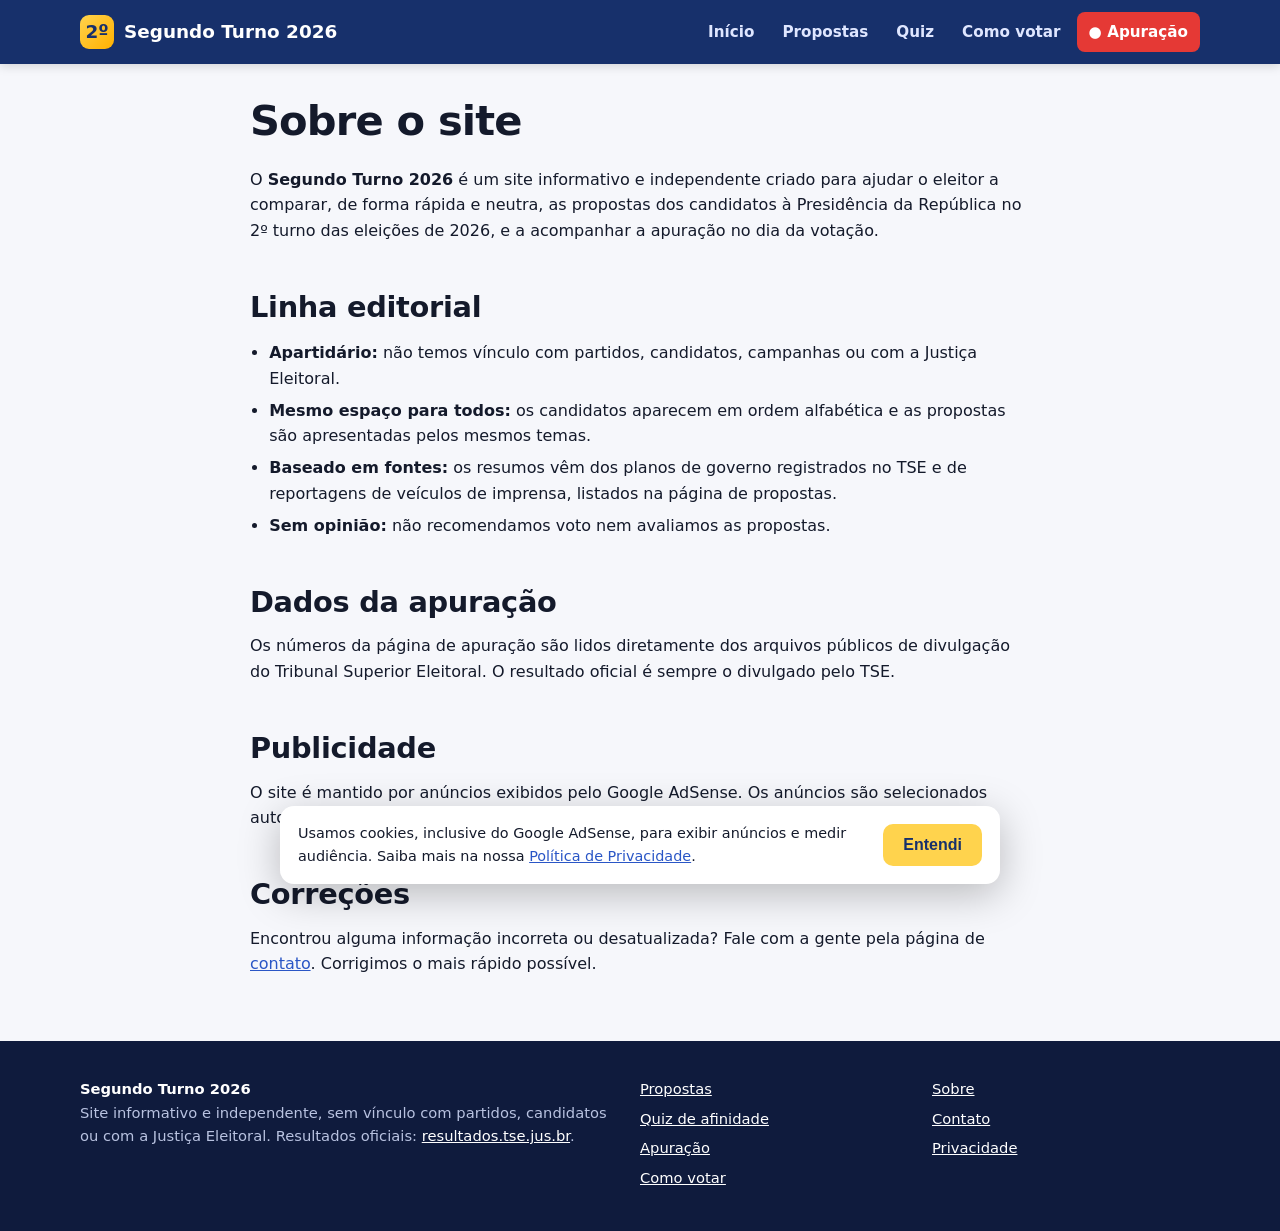
<file: sobre.html>
<!DOCTYPE html>
<html lang="pt-BR">
<head>
  <meta charset="UTF-8">
  <meta name="viewport" content="width=device-width, initial-scale=1">
  <title>Sobre o site — Segundo Turno 2026</title>
  <meta name="description" content="Quem somos, nossa linha editorial apartidária e as fontes usadas.">
  <meta name="google-site-verification" content="PFwN-xbymzjgqkIRQPyGbmow8MjM9cMsyW8Aa_NA2b0">
  <meta name="google-adsense-account" content="ca-pub-9078973827446715">
  <link rel="stylesheet" href="assets/style.css">
  <script async src="https://pagead2.googlesyndication.com/pagead/js/adsbygoogle.js?client=ca-pub-9078973827446715" crossorigin="anonymous"></script>
</head>
<body>
  <header class="site-header">
    <div class="container">
      <a class="logo" href="index.html"><span class="logo-mark">2º</span> Segundo Turno 2026</a>
      <nav class="nav">
        <a href="index.html">Início</a>
        <a href="propostas.html">Propostas</a>
        <a href="afinidade.html">Quiz</a>
        <a href="como-votar.html">Como votar</a>
        <a href="apuracao.html" class="live">Apuração</a>
      </nav>
    </div>
  </header>

  <main class="container prose">
    <h1>Sobre o site</h1>
    <p>O <strong>Segundo Turno 2026</strong> é um site informativo e independente criado para ajudar o eleitor a comparar, de forma rápida e neutra, as propostas dos candidatos à Presidência da República no 2º turno das eleições de 2026, e a acompanhar a apuração no dia da votação.</p>

    <h2>Linha editorial</h2>
    <ul>
      <li><strong>Apartidário:</strong> não temos vínculo com partidos, candidatos, campanhas ou com a Justiça Eleitoral.</li>
      <li><strong>Mesmo espaço para todos:</strong> os candidatos aparecem em ordem alfabética e as propostas são apresentadas pelos mesmos temas.</li>
      <li><strong>Baseado em fontes:</strong> os resumos vêm dos planos de governo registrados no TSE e de reportagens de veículos de imprensa, listados na página de propostas.</li>
      <li><strong>Sem opinião:</strong> não recomendamos voto nem avaliamos as propostas.</li>
    </ul>

    <h2>Dados da apuração</h2>
    <p>Os números da página de apuração são lidos diretamente dos arquivos públicos de divulgação do Tribunal Superior Eleitoral. O resultado oficial é sempre o divulgado pelo TSE.</p>

    <h2>Publicidade</h2>
    <p>O site é mantido por anúncios exibidos pelo Google AdSense. Os anúncios são selecionados automaticamente pelo Google e não representam a opinião do site.</p>

    <h2>Correções</h2>
    <p>Encontrou alguma informação incorreta ou desatualizada? Fale com a gente pela página de <a href="contato.html">contato</a>. Corrigimos o mais rápido possível.</p>
  </main>

  <footer class="site-footer">
    <div class="container footer-grid">
      <div>
        <strong style="color:#fff">Segundo Turno 2026</strong>
        <p>Site informativo e independente, sem vínculo com partidos, candidatos ou com a Justiça Eleitoral. Resultados oficiais: <a href="https://resultados.tse.jus.br" rel="noopener" target="_blank">resultados.tse.jus.br</a>.</p>
      </div>
      <ul>
        <li><a href="propostas.html">Propostas</a></li>
        <li><a href="afinidade.html">Quiz de afinidade</a></li>
        <li><a href="apuracao.html">Apuração</a></li>
        <li><a href="como-votar.html">Como votar</a></li>
      </ul>
      <ul>
        <li><a href="sobre.html">Sobre</a></li>
        <li><a href="contato.html">Contato</a></li>
        <li><a href="privacidade.html">Privacidade</a></li>
      </ul>
    </div>
  </footer>
  <script src="assets/main.js"></script>
</body>
</html>
</file>
<file: assets/style.css>
:root {
  --bg: #f6f7fb;
  --card: #ffffff;
  --ink: #141a2b;
  --muted: #5b6478;
  --line: #e3e6ee;
  --brand: #17306b;
  --brand-2: #2a56c6;
  --lula: #c62828;
  --lula-soft: #fdecec;
  --flavio: #1d4fb8;
  --flavio-soft: #e8effc;
  --ok: #138a4c;
  --radius: 14px;
  --shadow: 0 1px 2px rgba(20, 26, 43, .06), 0 6px 20px rgba(20, 26, 43, .06);
  --max: 1120px;
}

* { box-sizing: border-box; }
html { scroll-behavior: smooth; }
body {
  margin: 0;
  font-family: "Inter", system-ui, -apple-system, "Segoe UI", Roboto, Arial, sans-serif;
  background: var(--bg);
  color: var(--ink);
  line-height: 1.6;
  -webkit-font-smoothing: antialiased;
}
img { max-width: 100%; display: block; }
a { color: var(--brand-2); }
h1, h2, h3 { line-height: 1.2; margin: 0 0 .5em; }
h1 { font-size: clamp(1.8rem, 4vw, 2.6rem); letter-spacing: -.02em; }
h2 { font-size: clamp(1.35rem, 2.6vw, 1.8rem); letter-spacing: -.01em; }
h3 { font-size: 1.1rem; }
p { margin: 0 0 1em; }

.container { width: min(var(--max), 100% - 32px); margin-inline: auto; }

/* Header */
.site-header {
  background: var(--brand);
  color: #fff;
  position: sticky; top: 0; z-index: 50;
  box-shadow: 0 2px 10px rgba(0,0,0,.15);
}
.site-header .container { display: flex; align-items: center; gap: 16px; min-height: 64px; flex-wrap: wrap; }
.logo { color: #fff; text-decoration: none; font-weight: 800; font-size: 1.15rem; display: flex; align-items: center; gap: 10px; }
.logo-mark {
  width: 34px; height: 34px; border-radius: 9px; display: grid; place-items: center;
  background: linear-gradient(135deg, #ffd34d, #ffb000); color: var(--brand); font-weight: 900;
}
.nav { margin-left: auto; display: flex; gap: 4px; flex-wrap: wrap; }
.nav a {
  color: #dfe6ff; text-decoration: none; padding: 8px 12px; border-radius: 8px; font-weight: 600; font-size: .95rem;
}
.nav a:hover, .nav a[aria-current="page"] { background: rgba(255,255,255,.14); color: #fff; }
.nav a.live { background: #e53935; color: #fff; }
.nav a.live::before { content: "● "; animation: blink 1.4s infinite; }
@keyframes blink { 50% { opacity: .2; } }

/* Hero */
.hero { background: linear-gradient(180deg, var(--brand) 0%, #22408a 100%); color: #fff; padding: 48px 0 64px; }
.hero p.lead { font-size: 1.15rem; color: #dbe3ff; max-width: 720px; }
.badge {
  display: inline-block; font-size: .78rem; font-weight: 700; letter-spacing: .04em; text-transform: uppercase;
  padding: 4px 10px; border-radius: 999px; background: rgba(255,255,255,.15); color: #fff; margin-bottom: 14px;
}
.countdown { display: flex; gap: 12px; margin: 24px 0; flex-wrap: wrap; }
.countdown div {
  background: rgba(255,255,255,.1); border: 1px solid rgba(255,255,255,.2); border-radius: 12px;
  padding: 12px 16px; min-width: 84px; text-align: center;
}
.countdown strong { display: block; font-size: 1.9rem; font-variant-numeric: tabular-nums; }
.countdown span { font-size: .8rem; color: #c9d4ff; }

.btn {
  display: inline-block; padding: 12px 20px; border-radius: 10px; font-weight: 700; text-decoration: none;
  background: #ffd34d; color: var(--brand); border: 0; cursor: pointer; font-size: 1rem;
}
.btn.secondary { background: transparent; color: #fff; border: 2px solid rgba(255,255,255,.5); }
.btn-row { display: flex; gap: 12px; flex-wrap: wrap; }

/* Layout */
main { padding: 32px 0 48px; }
.section { margin: 40px 0; }
.card { background: var(--card); border-radius: var(--radius); box-shadow: var(--shadow); padding: 24px; }
.grid-2 { display: grid; grid-template-columns: repeat(auto-fit, minmax(280px, 1fr)); gap: 20px; }
.grid-3 { display: grid; grid-template-columns: repeat(auto-fit, minmax(240px, 1fr)); gap: 20px; }
.muted { color: var(--muted); }
.small { font-size: .88rem; }

/* Candidate cards */
.cand-card { border-top: 6px solid var(--c); }
.cand-card.lula { --c: var(--lula); --soft: var(--lula-soft); }
.cand-card.flavio { --c: var(--flavio); --soft: var(--flavio-soft); }
.cand-head { display: flex; gap: 16px; align-items: center; margin-bottom: 12px; }
.cand-photo {
  width: 84px; height: 84px; border-radius: 50%; object-fit: cover; background: var(--soft);
  border: 3px solid var(--c); flex-shrink: 0;
}
.cand-num {
  font-weight: 900; font-size: 1.6rem; color: var(--c); background: var(--soft);
  border-radius: 10px; padding: 2px 12px; display: inline-block;
}
.cand-card dl { display: grid; grid-template-columns: auto 1fr; gap: 4px 12px; margin: 12px 0 0; font-size: .95rem; }
.cand-card dt { color: var(--muted); }
.cand-card dd { margin: 0; font-weight: 600; }

/* Propostas */
.theme-nav {
  display: flex; gap: 8px; flex-wrap: wrap; position: sticky; top: 64px; z-index: 10;
  background: var(--bg); padding: 12px 0; border-bottom: 1px solid var(--line);
}
.chip {
  border: 1px solid var(--line); background: #fff; color: var(--ink); text-decoration: none;
  padding: 6px 12px; border-radius: 999px; font-size: .88rem; font-weight: 600; cursor: pointer;
}
.chip:hover, .chip.active { border-color: var(--brand-2); color: var(--brand-2); }
.view-toggle { display: flex; gap: 8px; margin: 16px 0; flex-wrap: wrap; align-items: center; }

.theme { margin: 36px 0; scroll-margin-top: 140px; }
.theme h2 { display: flex; align-items: center; gap: 10px; }
.theme h2 .ico { font-size: 1.4rem; }
.compare { display: grid; grid-template-columns: 1fr 1fr; gap: 16px; }
.compare .col { background: #fff; border-radius: var(--radius); box-shadow: var(--shadow); padding: 20px; border-top: 5px solid var(--c); }
.compare .col.lula { --c: var(--lula); }
.compare .col.flavio { --c: var(--flavio); }
.compare .col h3 { color: var(--c); }
.compare ul { margin: 0; padding-left: 1.1em; }
.compare li { margin-bottom: .45em; }
body.only-lula .col.flavio, body.only-flavio .col.lula { display: none; }
body.only-lula .compare, body.only-flavio .compare { grid-template-columns: 1fr; }

/* Notice */
.notice {
  background: #fff8e1; border: 1px solid #ffe08a; border-radius: 12px; padding: 14px 16px; font-size: .93rem;
}
.notice.info { background: #eef4ff; border-color: #c9d9ff; }

/* Ads */
.ad-wrap { margin: 28px auto; text-align: center; min-height: 100px; }
.ad-wrap::before {
  content: "Publicidade"; display: block; font-size: .7rem; letter-spacing: .08em; text-transform: uppercase;
  color: #9aa2b4; margin-bottom: 4px;
}

/* Apuração */
.status-bar { display: flex; gap: 16px; flex-wrap: wrap; align-items: center; justify-content: space-between; }
.progress { height: 12px; background: #e7eaf2; border-radius: 999px; overflow: hidden; }
.progress > span { display: block; height: 100%; background: var(--ok); transition: width .6s ease; }
.tabs { display: inline-flex; background: #e7eaf2; border-radius: 10px; padding: 4px; gap: 4px; }
.tabs button {
  border: 0; background: transparent; padding: 8px 14px; border-radius: 8px; font-weight: 700; cursor: pointer; color: var(--muted);
}
.tabs button.active { background: #fff; color: var(--ink); box-shadow: var(--shadow); }

.result-list { display: grid; gap: 14px; }
.result {
  display: grid; grid-template-columns: 64px 1fr auto; gap: 14px; align-items: center;
  background: #fff; border-radius: var(--radius); box-shadow: var(--shadow); padding: 14px 18px; border-left: 6px solid var(--c, #8a93a8);
}
.result img { width: 64px; height: 64px; border-radius: 50%; object-fit: cover; background: #eef0f5; }
.result .name { font-weight: 800; font-size: 1.1rem; }
.result .meta { color: var(--muted); font-size: .88rem; }
.result .pct { font-size: 1.9rem; font-weight: 900; font-variant-numeric: tabular-nums; text-align: right; color: var(--c, var(--ink)); }
.result .votes { font-size: .85rem; color: var(--muted); text-align: right; font-variant-numeric: tabular-nums; }
.result .bar { grid-column: 1 / -1; height: 10px; background: #eef0f5; border-radius: 999px; overflow: hidden; }
.result .bar span { display: block; height: 100%; background: var(--c, #8a93a8); transition: width .6s ease; }
.eleito {
  display: inline-block; background: var(--ok); color: #fff; font-size: .72rem; font-weight: 800;
  padding: 2px 8px; border-radius: 999px; margin-left: 8px; vertical-align: middle; text-transform: uppercase;
}
.stats { display: grid; grid-template-columns: repeat(auto-fit, minmax(150px, 1fr)); gap: 12px; }
.stat { background: #fff; border-radius: 12px; padding: 14px; box-shadow: var(--shadow); }
.stat b { display: block; font-size: 1.3rem; font-variant-numeric: tabular-nums; }
.stat span { font-size: .82rem; color: var(--muted); }

.uf-map {
  display: grid; grid-template-columns: repeat(7, 1fr); gap: 6px; max-width: 460px; margin: 0 auto;
}
.uf-tile {
  aspect-ratio: 1; border-radius: 8px; display: grid; place-items: center; font-weight: 800; font-size: .85rem;
  color: #fff; background: #c3c9d6; cursor: default; position: relative; line-height: 1.1; text-align: center;
}
.uf-tile small { display: block; font-weight: 600; font-size: .65rem; opacity: .9; }
.uf-legend { display: flex; gap: 16px; justify-content: center; margin-top: 12px; font-size: .88rem; flex-wrap: wrap; }
.uf-legend i { display: inline-block; width: 12px; height: 12px; border-radius: 3px; margin-right: 6px; vertical-align: -1px; }

table.uf-table { width: 100%; border-collapse: collapse; font-size: .93rem; background: #fff; }
.uf-table th, .uf-table td { padding: 9px 10px; border-bottom: 1px solid var(--line); text-align: right; font-variant-numeric: tabular-nums; }
.uf-table th:first-child, .uf-table td:first-child { text-align: left; }
.uf-table th { background: #f0f2f8; font-size: .8rem; text-transform: uppercase; letter-spacing: .03em; color: var(--muted); }
.table-scroll { overflow-x: auto; border-radius: var(--radius); box-shadow: var(--shadow); }
.lead-l { color: var(--lula); font-weight: 800; }
.lead-f { color: var(--flavio); font-weight: 800; }

/* Prose pages */
.prose { max-width: 780px; }
.prose h2 { margin-top: 1.6em; }
.prose ul, .prose ol { padding-left: 1.2em; }
.prose li { margin-bottom: .4em; }

/* FAQ */
details { background: #fff; border-radius: 12px; box-shadow: var(--shadow); padding: 14px 18px; margin-bottom: 10px; }
summary { font-weight: 700; cursor: pointer; }
details p { margin: 10px 0 0; }

/* Footer */
.site-footer { background: #0f1b3d; color: #b8c2e0; padding: 36px 0; font-size: .92rem; }
.site-footer a { color: #fff; }
.footer-grid { display: grid; grid-template-columns: 2fr 1fr 1fr; gap: 24px; }
.site-footer ul { list-style: none; padding: 0; margin: 0; }
.site-footer li { margin-bottom: 6px; }

/* Cookie banner */
.cookie {
  position: fixed; left: 16px; right: 16px; bottom: 16px; z-index: 100; max-width: 720px; margin: 0 auto;
  background: #fff; border-radius: 14px; box-shadow: 0 10px 40px rgba(0,0,0,.25); padding: 16px 18px;
  display: flex; gap: 14px; align-items: center; flex-wrap: wrap; font-size: .9rem;
}
.cookie p { margin: 0; flex: 1 1 320px; }

@media (max-width: 760px) {
  .compare { grid-template-columns: 1fr; }
  .footer-grid { grid-template-columns: 1fr; }
  .nav { width: 100%; margin-left: 0; overflow-x: auto; flex-wrap: nowrap; padding-bottom: 8px; }
  .nav a { white-space: nowrap; }
  .theme-nav { top: 108px; overflow-x: auto; flex-wrap: nowrap; }
  .chip { white-space: nowrap; }
  .result { grid-template-columns: 48px 1fr auto; }
  .result img { width: 48px; height: 48px; }
  .result .pct { font-size: 1.5rem; }
}

/* Quiz de afinidade */
.quiz-opcoes { display: grid; grid-template-columns: repeat(3, 1fr); gap: 10px; }
.quiz-op {
  border: 2px solid var(--line); background: #fff; border-radius: 12px; padding: 14px 10px;
  font-weight: 700; font-size: 1rem; cursor: pointer; color: var(--ink);
}
.quiz-op:hover, .quiz-op.active { border-color: var(--brand-2); background: #eef4ff; }
.quiz-op.sim:hover, .quiz-op.sim.active { border-color: var(--ok); background: #e8f6ee; }
.quiz-op.nao:hover, .quiz-op.nao.active { border-color: #c0392b; background: #fdecec; }
#quiz-voltar:disabled { opacity: .4; cursor: default; }
@media (max-width: 520px) { .quiz-opcoes { grid-template-columns: 1fr; } }
.ig-card { display: grid; grid-template-columns: 1fr 220px; gap: 24px; align-items: center; margin-top: 20px; }
.ig-card img { width: 100%; border-radius: 12px; box-shadow: var(--shadow); }
.ig-btn { background: linear-gradient(45deg, #f58529, #dd2a7b 50%, #8134af); color: #fff; }
@media (max-width: 620px) { .ig-card { grid-template-columns: 1fr; } .ig-card img { max-width: 260px; margin: 0 auto; } }
.quiz-qtd { font-size: 3rem; line-height: 1; white-space: nowrap; }
.quiz-qtd small { font-size: 1.1rem; color: var(--muted); font-weight: 800; }

/* Espaços "Anuncie seu negócio aqui" (venda direta; conteúdo em assets/anuncios.js)
   .biz-layout        conteúdo estreito (780px): laterais a partir de 1200px
   .biz-layout.wide   conteúdo largo (1120px): laterais a partir de 1560px
   .biz-banner        banner horizontal, sempre visível
   .biz-banner.so-sem-lateral  só aparece quando as laterais estão escondidas */
.biz-rail { display: none; }
.biz-slot {
  position: relative; display: flex; flex-direction: column; align-items: center; justify-content: center; gap: 10px;
  text-align: center; background: linear-gradient(180deg, #fffdf3, #fff6d6); border: 2px dashed #f0c64a;
  border-radius: 14px; padding: 28px 14px 18px; color: var(--ink); overflow: hidden;
}
.biz-slot strong { font-size: 1.15rem; line-height: 1.25; }
.biz-slot p { font-size: .88rem; color: var(--muted); margin: 0; }
.biz-slot .btn { padding: 10px 14px; font-size: .9rem; white-space: nowrap; }
.biz-ico { font-size: 2.6rem; line-height: 1; }
.biz-label {
  position: absolute; top: 6px; left: 0; right: 0; font-size: .62rem; letter-spacing: .08em;
  text-transform: uppercase; color: #9aa2b4; text-align: center;
}
.biz-slot.biz-vendido { background: none; border: 0; padding: 18px 0 0; }
.biz-link, .biz-link picture { display: block; width: 100%; }
.biz-link img { width: 100%; height: auto; border-radius: 10px; }

.biz-rail .biz-slot { height: 600px; }
.biz-rail .biz-slot.biz-vendido { height: auto; }

.biz-banner { margin: 28px auto; max-width: 728px; }
.biz-banner .biz-slot { flex-direction: row; text-align: left; min-height: 96px; padding: 22px 18px 12px; gap: 14px; }
.biz-banner .biz-slot.biz-vendido { padding: 18px 0 0; min-height: 0; }
.biz-banner .biz-ico { font-size: 2.2rem; }
.biz-banner .biz-txt { flex: 1; }
.biz-banner strong { font-size: 1.05rem; display: block; }
.biz-banner p { font-size: .85rem; }

@media (min-width: 1200px) {
  .biz-layout:not(.wide) { display: grid; grid-template-columns: 1fr minmax(0, 780px) 1fr; column-gap: 40px; align-items: start; }
  .biz-layout:not(.wide) > main { width: 100%; }
  .biz-layout:not(.wide) > .biz-rail { display: block; }
  .biz-layout:not(.wide) .so-sem-lateral { display: none; }
}
@media (min-width: 1560px) {
  .biz-layout.wide { display: grid; grid-template-columns: 1fr minmax(0, 1120px) 1fr; column-gap: 40px; align-items: start; }
  .biz-layout.wide > main { width: 100%; }
  .biz-layout.wide > .biz-rail { display: block; }
  .biz-layout.wide .so-sem-lateral { display: none; }
}
.biz-layout > .biz-rail { position: sticky; top: 96px; margin-top: 32px; width: 160px; }
.biz-layout > .biz-rail:first-child { justify-self: end; }
.biz-layout > .biz-rail:last-child { justify-self: start; }

@media (max-width: 520px) {
  .biz-banner .biz-slot { padding: 22px 12px 12px; gap: 10px; }
  .biz-banner .biz-ico { font-size: 1.8rem; }
  .biz-banner strong { font-size: .98rem; }
  .biz-banner p { font-size: .8rem; }
}
</file>
